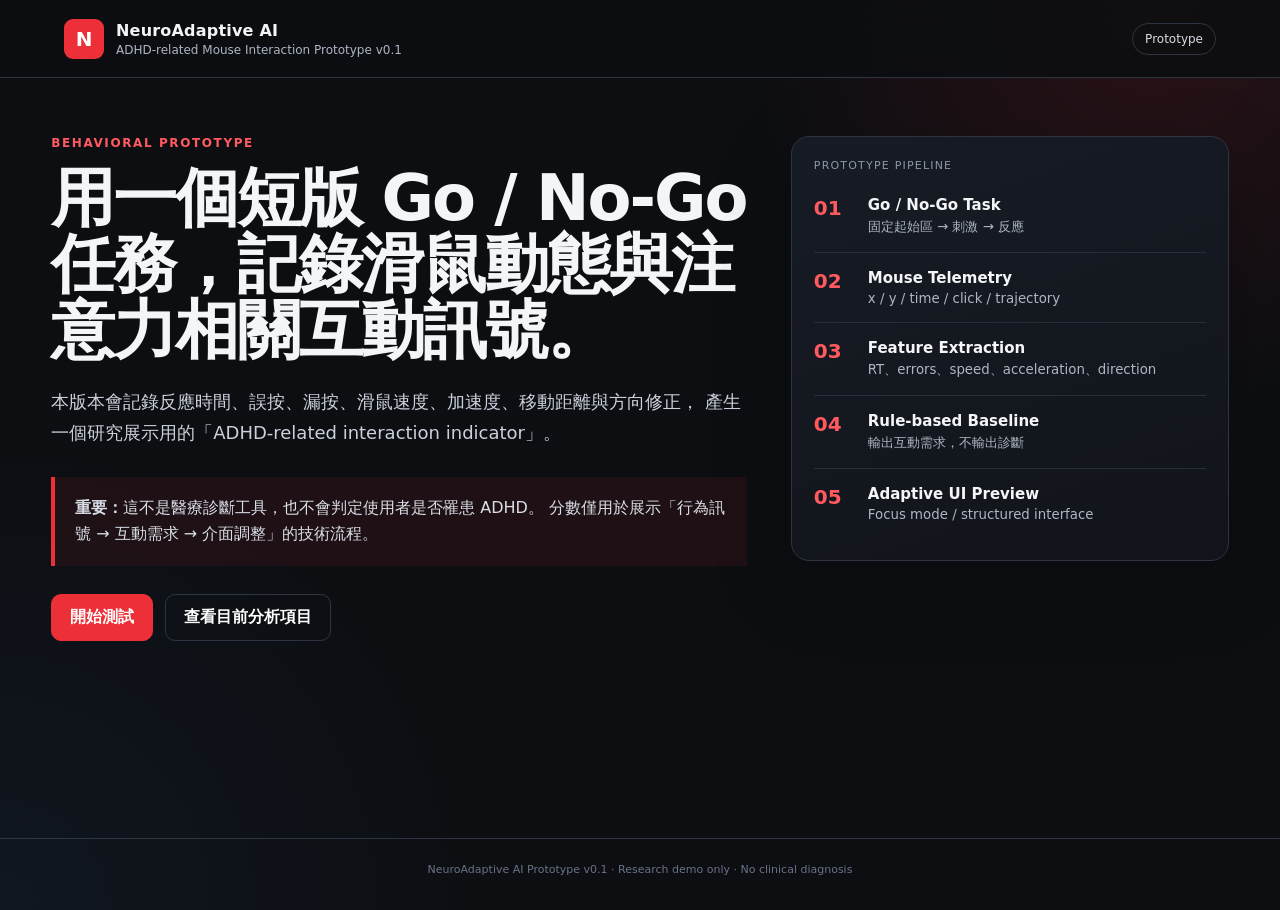
<file: NeuroAdaptive-AI-v0.1/index.html>
<!doctype html>
<html lang="zh-Hant">
<head>
  <meta charset="utf-8" />
  <meta name="viewport" content="width=device-width, initial-scale=1" />
  <title>NeuroAdaptive AI — ADHD Interaction Prototype v0.1</title>
  <link rel="stylesheet" href="css/style.css" />
</head>
<body>
  <header class="topbar">
    <div class="brand-wrap">
      <div class="brand-mark">N</div>
      <div>
        <div class="brand">NeuroAdaptive AI</div>
        <div class="subtitle">ADHD-related Mouse Interaction Prototype v0.1</div>
      </div>
    </div>
    <div class="status-pill" id="globalStatus">Prototype</div>
  </header>

  <main class="shell">
    <section id="screenIntro" class="screen active">
      <div class="hero-grid">
        <div>
          <div class="eyebrow">BEHAVIORAL PROTOTYPE</div>
          <h1>用一個短版 Go / No-Go 任務，記錄滑鼠動態與注意力相關互動訊號。</h1>
          <p class="lead">
            本版本會記錄反應時間、誤按、漏按、滑鼠速度、加速度、移動距離與方向修正，
            產生一個研究展示用的「ADHD-related interaction indicator」。
          </p>
          <div class="notice">
            <strong>重要：</strong>這不是醫療診斷工具，也不會判定使用者是否罹患 ADHD。
            分數僅用於展示「行為訊號 → 互動需求 → 介面調整」的技術流程。
          </div>
          <div class="cta-row">
            <button class="btn primary" id="btnStart">開始測試</button>
            <button class="btn ghost" id="btnMethod">查看目前分析項目</button>
          </div>
        </div>
        <aside class="flow-card">
          <div class="mini-title">Prototype Pipeline</div>
          <div class="flow-step"><span>01</span><b>Go / No-Go Task</b><small>固定起始區 → 刺激 → 反應</small></div>
          <div class="flow-step"><span>02</span><b>Mouse Telemetry</b><small>x / y / time / click / trajectory</small></div>
          <div class="flow-step"><span>03</span><b>Feature Extraction</b><small>RT、errors、speed、acceleration、direction</small></div>
          <div class="flow-step"><span>04</span><b>Rule-based Baseline</b><small>輸出互動需求，不輸出診斷</small></div>
          <div class="flow-step"><span>05</span><b>Adaptive UI Preview</b><small>Focus mode / structured interface</small></div>
        </aside>
      </div>

      <div id="methodPanel" class="method-panel hidden">
        <div class="metric-chip">Reaction Time</div>
        <div class="metric-chip">RT Variability</div>
        <div class="metric-chip">Commission Error</div>
        <div class="metric-chip">Omission Error</div>
        <div class="metric-chip">Mean / Max Speed</div>
        <div class="metric-chip">Acceleration</div>
        <div class="metric-chip">Path Length</div>
        <div class="metric-chip">Direction Changes</div>
      </div>
    </section>

    <section id="screenInstructions" class="screen">
      <div class="panel narrow">
        <div class="eyebrow">TASK INSTRUCTIONS</div>
        <h2>任務規則</h2>
        <div class="rule-grid">
          <div class="rule-card go-card">
            <div class="cue cue-go">V</div>
            <h3>Go</h3>
            <p>看到 <b>V</b> 後，請盡快移動滑鼠並點擊出現的目標按鈕。</p>
          </div>
          <div class="rule-card nogo-card">
            <div class="cue cue-nogo">2</div>
            <h3>No-Go</h3>
            <p>看到 <b>2</b> 後，請不要點擊目標，等待下一題。</p>
          </div>
        </div>
        <div class="instruction-box">
          每一題都先把滑鼠移到下方的 <b>START</b> 區。系統會從這個固定起點開始記錄軌跡。
          本 Demo 共 <b>20 題</b>，大約 45–60 秒。
        </div>
        <button class="btn primary wide" id="btnBeginTask">開始 20 題測試</button>
      </div>
    </section>

    <section id="screenTask" class="screen task-screen">
      <div class="task-header">
        <div>
          <div class="eyebrow">LIVE TASK</div>
          <h2>Mouse Go / No-Go</h2>
        </div>
        <div class="progress-block">
          <div class="progress-meta"><span id="trialLabel">Trial 1 / 20</span><span id="accuracyLive">—</span></div>
          <div class="progress-track"><div id="progressBar" class="progress-bar"></div></div>
        </div>
      </div>

      <div id="taskArena" class="task-arena" aria-label="Go No-Go task area">
        <div class="arena-hint" id="arenaHint">把滑鼠移到 START 區開始</div>
        <div id="cueDisplay" class="cue-display hidden"></div>
        <button id="targetButton" class="target-button hidden" type="button">CLICK</button>
        <div id="startZone" class="start-zone">START</div>
      </div>
      <div class="task-footer">
        <span class="live-dot"></span><span id="trackingStatus">等待開始記錄</span>
        <span class="separator">•</span>
        <span id="pointCount">0 points</span>
      </div>
    </section>

    <section id="screenResults" class="screen">
      <div class="results-head">
        <div>
          <div class="eyebrow">SESSION RESULT</div>
          <h2>Behavior Analysis Dashboard</h2>
          <p>以下數值全部由你剛剛完成的這次任務即時計算。</p>
        </div>
        <div id="indicatorBadge" class="indicator-badge">—</div>
      </div>

      <div class="metric-grid" id="metricGrid"></div>

      <div class="chart-grid">
        <div class="chart-card">
          <div class="chart-title">Reaction Time by Go Trial</div>
          <canvas id="rtChart" width="680" height="280"></canvas>
        </div>
        <div class="chart-card">
          <div class="chart-title">Mouse Speed over Time</div>
          <canvas id="speedChart" width="680" height="280"></canvas>
        </div>
        <div class="chart-card wide-chart">
          <div class="chart-title">Mouse Trajectory — Selected Trial</div>
          <canvas id="trajectoryChart" width="1380" height="360"></canvas>
        </div>
      </div>

      <div class="analysis-grid">
        <div class="analysis-card">
          <div class="section-kicker">INTERACTION SUMMARY</div>
          <h3>ADHD-related interaction indicator</h3>
          <div class="score-row">
            <div class="score-ring" id="scoreRing"><span id="scoreValue">—</span></div>
            <div>
              <div class="score-label" id="scoreLabel">—</div>
              <p id="scoreExplanation">—</p>
            </div>
          </div>
          <div id="signalList" class="signal-list"></div>
          <div class="diagnostic-warning">此指標為 Prototype 的規則式 baseline，門檻未經臨床驗證，不可作為 ADHD 診斷或篩檢。</div>
        </div>

        <div class="analysis-card">
          <div class="section-kicker">ADAPTATION</div>
          <h3>Recommended interface support</h3>
          <div id="recommendationList" class="recommendation-list"></div>
          <button class="btn primary wide" id="btnPreview">預覽 Focus Mode</button>
        </div>
      </div>

      <div class="action-row">
        <button class="btn primary" id="btnDownloadCsv">下載 Session CSV</button>
        <button class="btn ghost" id="btnDownloadJson">下載完整 JSON</button>
        <button class="btn ghost" id="btnRestart">重新測試</button>
      </div>

      <div id="adaptivePreview" class="adaptive-preview hidden">
        <div class="preview-head">
          <div>
            <div class="section-kicker">CHROME EXTENSION CONCEPT</div>
            <h3>購物頁：一般模式 vs Focus Mode</h3>
          </div>
          <button class="btn small" id="btnToggleFocus">切換 Focus Mode</button>
        </div>
        <div class="mock-browser" id="mockBrowser">
          <div class="mock-toolbar"><span></span><span></span><span></span><div>shop.example/product/123</div></div>
          <div class="mock-page">
            <aside class="mock-sidebar">
              <div class="ad-box">FLASH SALE</div>
              <div class="ad-box">猜你喜歡</div>
              <div class="ad-box animated">限時優惠</div>
            </aside>
            <article class="mock-product">
              <div class="product-title">Wireless Noise-Cancelling Headphones</div>
              <div class="product-meta">★ 4.8　1,248 reviews　熱銷商品</div>
              <div class="product-copy">高解析音訊、主動降噪、40 小時續航、快速充電與多裝置切換。頁面原本包含大量推薦、促銷動畫與次要資訊。</div>
              <div class="feature-list">
                <div><b>Battery</b><span>40 hours</span></div>
                <div><b>ANC</b><span>Adaptive</span></div>
                <div><b>Weight</b><span>254 g</span></div>
              </div>
              <button class="buy-button">加入購物車</button>
            </article>
            <aside class="mock-right">
              <div class="promo-card">加購 8 折</div>
              <div class="promo-card">會員限定</div>
            </aside>
          </div>
        </div>
      </div>
    </section>
  </main>

  <footer>
    NeuroAdaptive AI Prototype v0.1 · Research demo only · No clinical diagnosis
  </footer>

  <script type="module" src="js/app.js"></script>
</body>
</html>
</file>
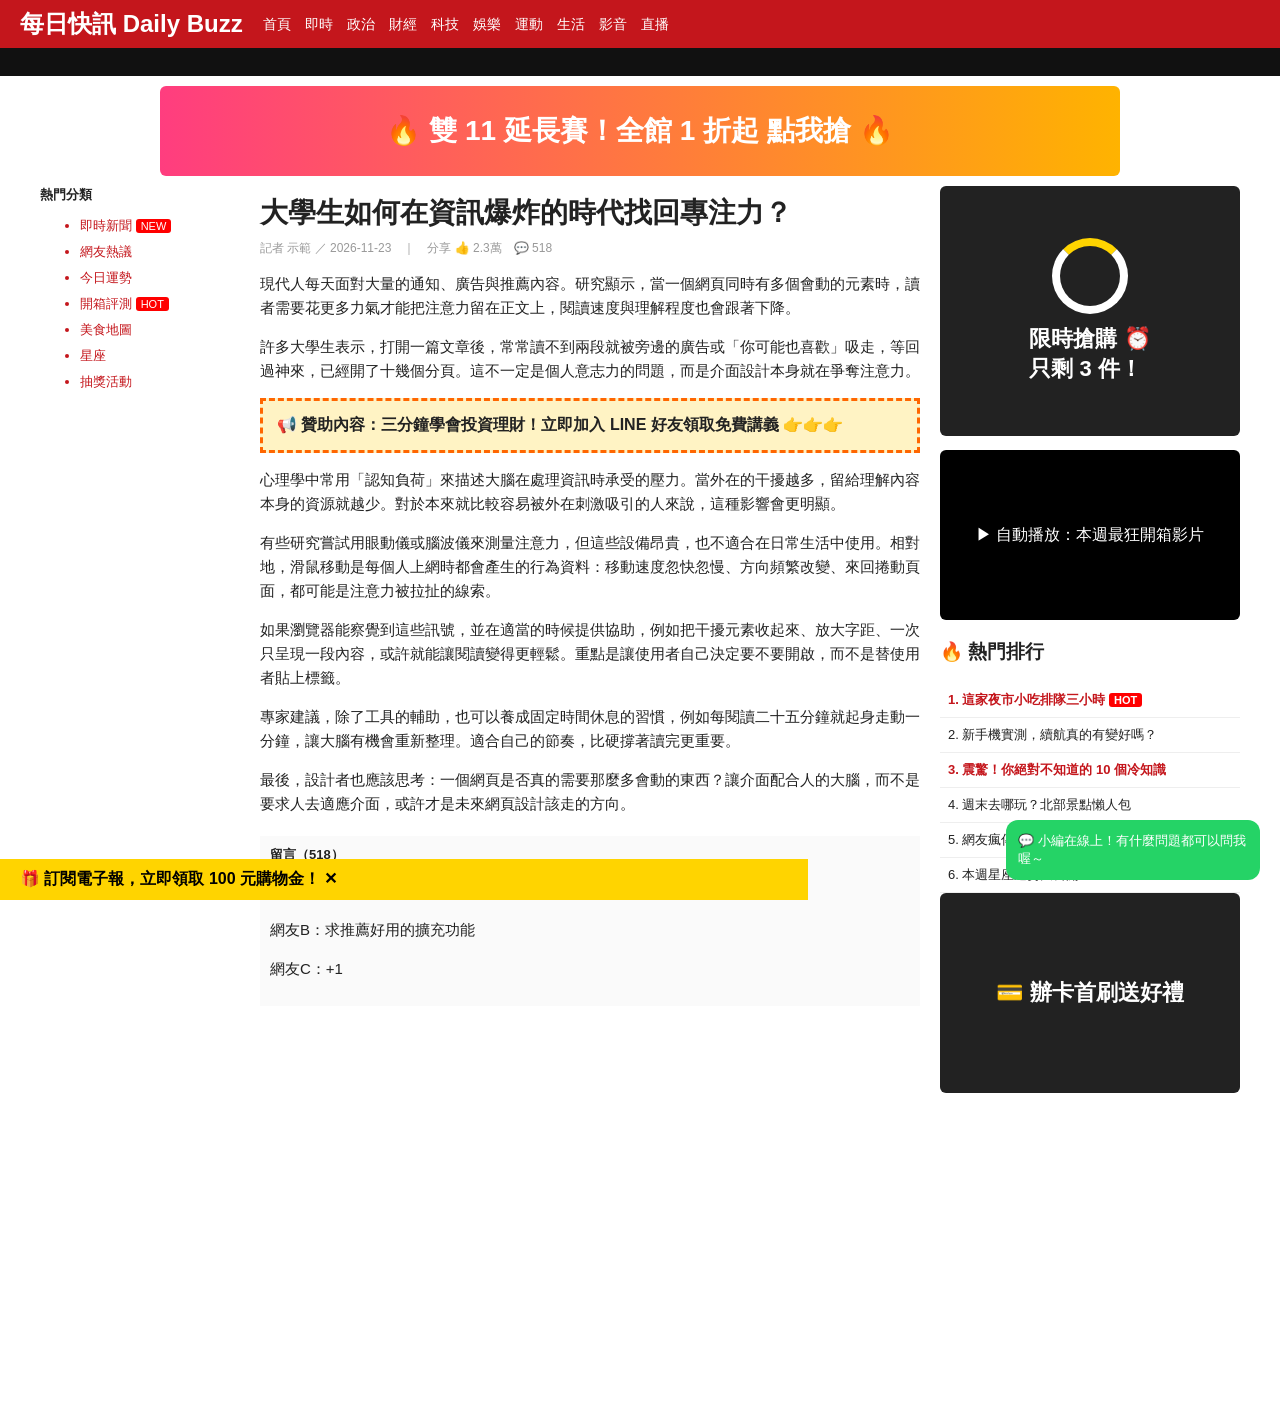
<file: chrome-extension-demo/demo-site/index.html>
<!doctype html><html lang="zh-Hant"><head><meta charset="utf-8"><title>每日快訊 Daily Buzz｜示範新聞頁</title>
<style>
body{margin:0;font-family:"Noto Sans CJK TC","PingFang TC","Microsoft JhengHei",sans-serif;background:#fff;color:#222}
.topbar{background:#c4161c;color:#fff;display:flex;align-items:center;gap:20px;padding:8px 20px;position:sticky;top:0;z-index:50}
.topbar b{font-size:24px}.topbar nav a{color:#fff;margin-right:14px;text-decoration:none;font-size:14px}
.ticker{background:#111;color:#ffd400;white-space:nowrap;overflow:hidden;font-size:14px;padding:5px 0}
.ticker span{display:inline-block;padding-left:100%;animation:tick 14s linear infinite}@keyframes tick{to{transform:translateX(-100%)}}
.ad-top{margin:10px auto;width:960px;height:90px;background:linear-gradient(90deg,#ff3d7f,#ffb300,#00c2ff,#ff3d7f);background-size:300% 100%;animation:grad 3s linear infinite;color:#fff;display:flex;align-items:center;justify-content:center;font-size:28px;font-weight:900;border-radius:6px}
@keyframes grad{to{background-position:300% 0}}
.wrap{display:flex;gap:20px;width:1200px;margin:0 auto;padding:0 10px}
.left-sidebar{width:200px;font-size:13px}.left-sidebar li{margin:8px 0;color:#c4161c}
.content{flex:1;min-width:0}.content h1{font-size:28px;margin:8px 0}.meta{color:#999;font-size:12px}
.content p{font-size:15px;line-height:1.6}
.ad-inline{background:#fff3c4;border:3px dashed #f60;padding:14px;margin:14px 0;font-weight:700;animation:shake .6s infinite}
@keyframes shake{0%,100%{transform:translateX(0)}25%{transform:translateX(-3px)}75%{transform:translateX(3px)}}
.sidebar{width:300px}.ad-box{height:250px;background:#222;color:#fff;display:flex;flex-direction:column;align-items:center;justify-content:center;margin-bottom:14px;border-radius:6px;font-size:22px;font-weight:800;animation:flash 1s steps(2) infinite}
@keyframes flash{50%{background:#e91e63}}
.spin{width:60px;height:60px;border:8px solid #fff;border-top-color:#ffd400;border-radius:50%;animation:sp 1s linear infinite;margin-bottom:10px}@keyframes sp{to{transform:rotate(360deg)}}
.related-list div{padding:8px;border-bottom:1px solid #eee;font-size:13px}.related-list .hot{color:#c4161c;font-weight:700}
.fake-video{background:#000;color:#fff;height:170px;display:flex;align-items:center;justify-content:center;border-radius:6px;position:relative;overflow:hidden}
.fake-video::after{content:"";position:absolute;left:0;bottom:0;height:4px;background:red;animation:vp 6s linear infinite}@keyframes vp{from{width:0}to{width:100%}}
.comment-section{margin-top:20px;background:#fafafa;padding:10px;font-size:13px}
.popup-chat{position:fixed;right:20px;bottom:20px;width:230px;background:#25d366;color:#fff;padding:12px;border-radius:12px;font-size:13px;animation:bounce 1.4s infinite;z-index:60}
@keyframes bounce{50%{transform:translateY(-10px)}}
.promo-strip{position:fixed;left:0;bottom:0;width:60%;background:#ffd400;color:#000;padding:10px 20px;font-weight:800;z-index:59}
.badge-new{display:inline-block;background:#f00;color:#fff;font-size:11px;padding:1px 5px;border-radius:3px;animation:flash 0.8s steps(2) infinite}
</style></head><body>
<div class="topbar"><b>每日快訊 Daily Buzz</b><nav><a>首頁</a><a>即時</a><a>政治</a><a>財經</a><a>科技</a><a>娛樂</a><a>運動</a><a>生活</a><a>影音</a><a>直播</a></nav></div>
<div class="ticker"><span>⚡ 快訊：颱風動態更新 ｜ 股市盤中震盪 ｜ 週末連假交通管制 ｜ 限時優惠倒數 03:12:45 ｜ 熱搜：新手機開箱 ｜ 本日最多人看：十大夜市排行</span></div>
<div class="ad-top">🔥 雙 11 延長賽！全館 1 折起 點我搶 🔥</div>
<div class="wrap">
 <aside class="left-sidebar"><b>熱門分類</b><ul><li>即時新聞 <span class="badge-new">NEW</span></li><li>網友熱議</li><li>今日運勢</li><li>開箱評測 <span class="badge-new">HOT</span></li><li>美食地圖</li><li>星座</li><li>抽獎活動</li></ul></aside>
 <article class="content">
  <h1>大學生如何在資訊爆炸的時代找回專注力？</h1>
  <div class="meta">記者 示範 ／ 2026-11-23　｜　分享 👍 2.3萬　💬 518</div>
  <p>現代人每天面對大量的通知、廣告與推薦內容。研究顯示，當一個網頁同時有多個會動的元素時，讀者需要花更多力氣才能把注意力留在正文上，閱讀速度與理解程度也會跟著下降。</p>
  <p>許多大學生表示，打開一篇文章後，常常讀不到兩段就被旁邊的廣告或「你可能也喜歡」吸走，等回過神來，已經開了十幾個分頁。這不一定是個人意志力的問題，而是介面設計本身就在爭奪注意力。</p>
  <div class="ad-inline">📢 贊助內容：三分鐘學會投資理財！立即加入 LINE 好友領取免費講義 👉👉👉</div>
  <p>心理學中常用「認知負荷」來描述大腦在處理資訊時承受的壓力。當外在的干擾越多，留給理解內容本身的資源就越少。對於本來就比較容易被外在刺激吸引的人來說，這種影響會更明顯。</p>
  <p>有些研究嘗試用眼動儀或腦波儀來測量注意力，但這些設備昂貴，也不適合在日常生活中使用。相對地，滑鼠移動是每個人上網時都會產生的行為資料：移動速度忽快忽慢、方向頻繁改變、來回捲動頁面，都可能是注意力被拉扯的線索。</p>
  <p>如果瀏覽器能察覺到這些訊號，並在適當的時候提供協助，例如把干擾元素收起來、放大字距、一次只呈現一段內容，或許就能讓閱讀變得更輕鬆。重點是讓使用者自己決定要不要開啟，而不是替使用者貼上標籤。</p>
  <p>專家建議，除了工具的輔助，也可以養成固定時間休息的習慣，例如每閱讀二十五分鐘就起身走動一分鐘，讓大腦有機會重新整理。適合自己的節奏，比硬撐著讀完更重要。</p>
  <p>最後，設計者也應該思考：一個網頁是否真的需要那麼多會動的東西？讓介面配合人的大腦，而不是要求人去適應介面，或許才是未來網頁設計該走的方向。</p>
  <div class="comment-section"><b>留言（518）</b><p>網友A：好有感，我每次都被廣告分心 😂</p><p>網友B：求推薦好用的擴充功能</p><p>網友C：+1</p></div>
 </article>
 <aside class="sidebar">
  <div class="ad-box"><div class="spin"></div>限時搶購 ⏰<br>只剩 3 件！</div>
  <div class="fake-video">▶ 自動播放：本週最狂開箱影片</div>
  <h3>🔥 熱門排行</h3>
  <div class="related-list"><div class="hot">1. 這家夜市小吃排隊三小時 <span class="badge-new">HOT</span></div><div>2. 新手機實測，續航真的有變好嗎？</div><div class="hot">3. 震驚！你絕對不知道的 10 個冷知識</div><div>4. 週末去哪玩？北部景點懶人包</div><div>5. 網友瘋傳的神秘甜點</div><div>6. 本週星座運勢大公開</div></div>
  <div class="ad-box" style="height:200px">💳 辦卡首刷送好禮</div>
 </aside>
</div>
<div class="promo-strip">🎁 訂閱電子報，立即領取 100 元購物金！ ✕</div>
<div class="popup-chat">💬 小編在線上！有什麼問題都可以問我喔～</div>
<div style="height:300px"></div>
</body></html>
</file>
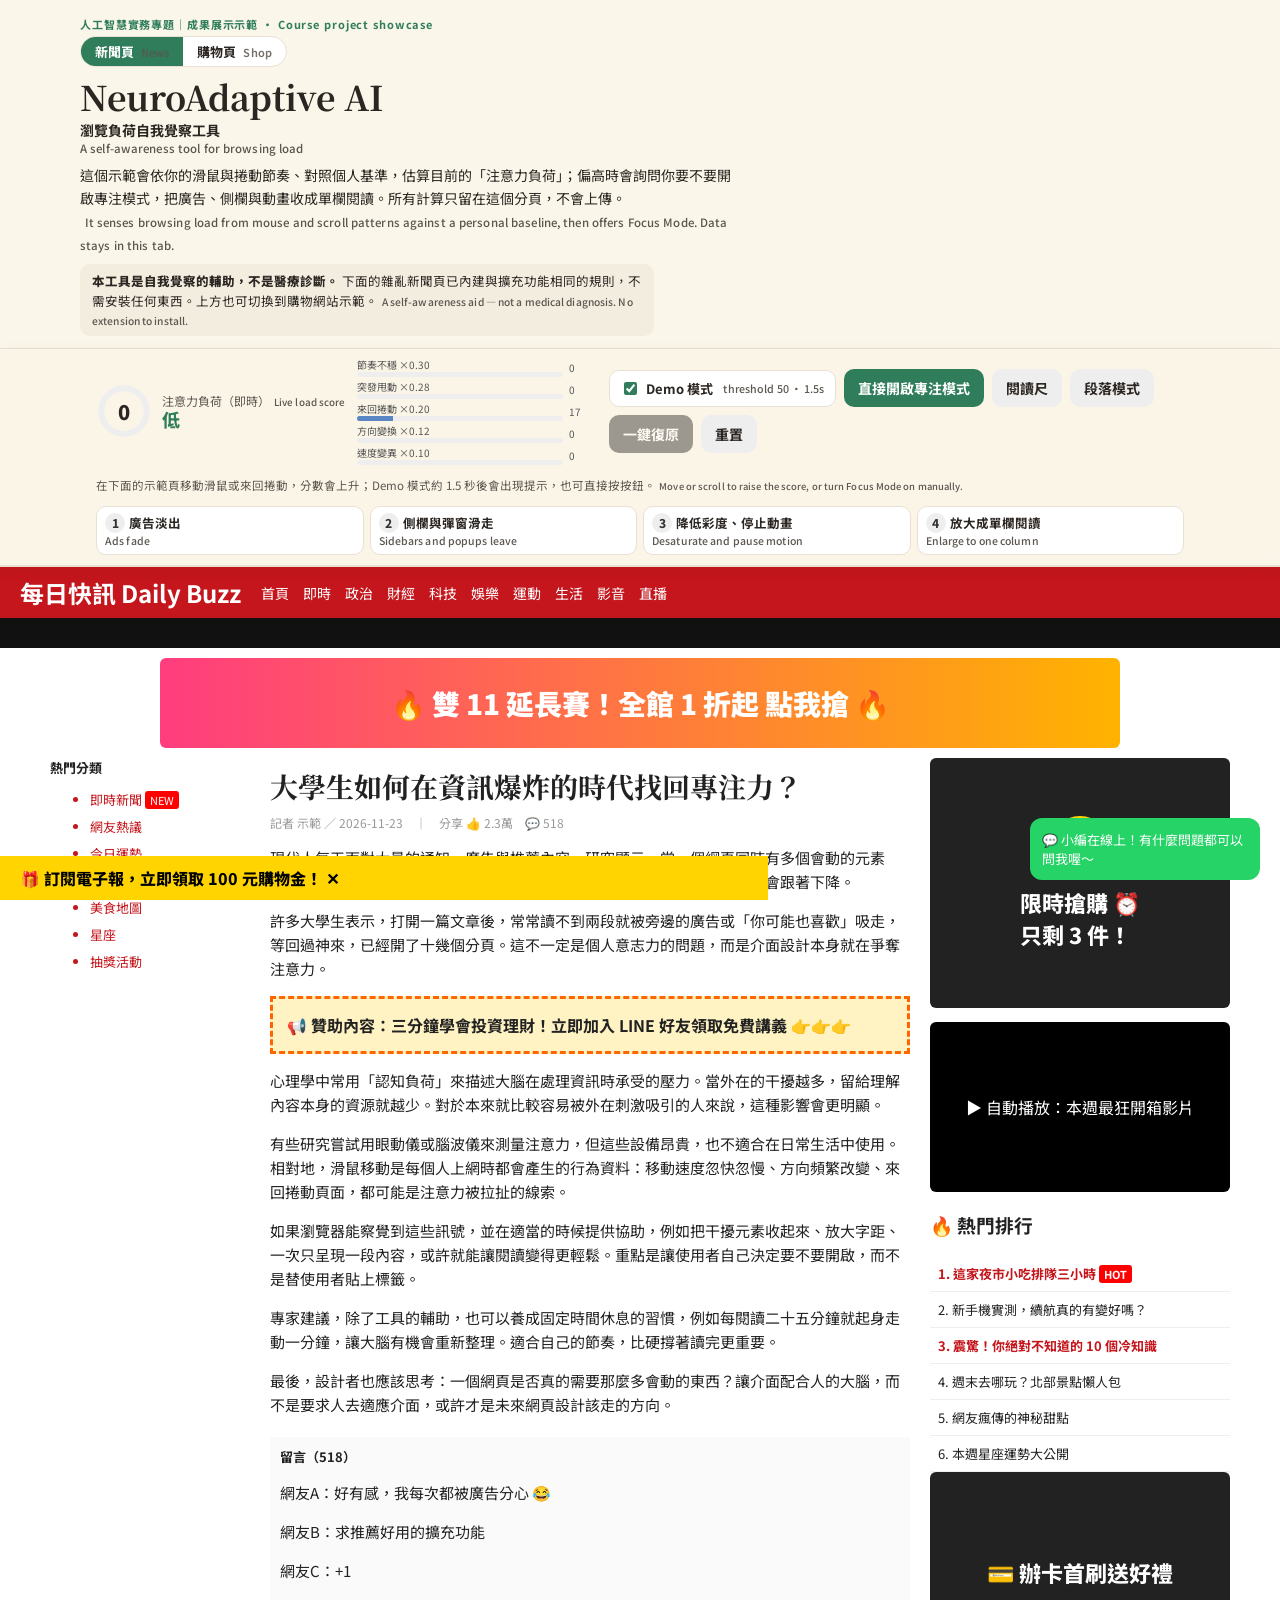
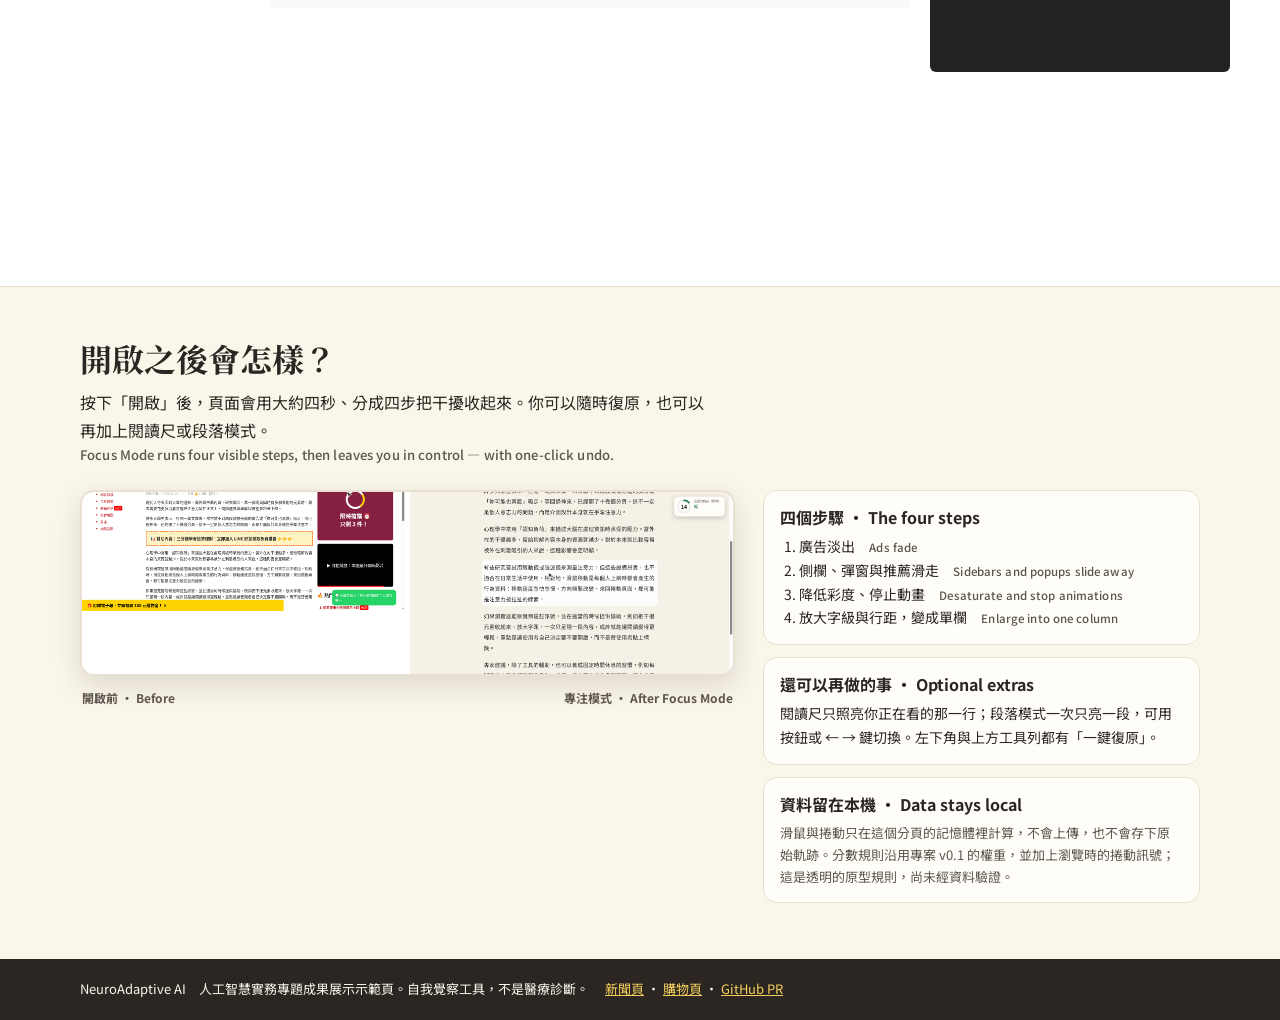
<file: chrome-extension-demo/showcase-site/index.html>
<!DOCTYPE html>
<html lang="zh-Hant">
<head>
<meta charset="utf-8">
<meta name="viewport" content="width=device-width, initial-scale=1">
<meta name="na-exclude" content="false">
<title>NeuroAdaptive AI 示範頁｜專注模式 Focus Mode</title>
<meta name="description" content="不用安裝擴充功能。依滑鼠與捲動節奏估算瀏覽負荷，並示範專注模式如何把雜亂網頁變成單欄閱讀。自我覺察工具，不是醫療診斷。資料只留在這個分頁。">
<link rel="preconnect" href="https://fonts.googleapis.com">
<link rel="preconnect" href="https://fonts.gstatic.com" crossorigin>
<link href="https://fonts.googleapis.com/css2?family=Noto+Sans+TC:wght@400;500;700;900&family=Noto+Serif+TC:wght@700&display=swap" rel="stylesheet">
<style>
:root{
  --paper:#e9dcc3; --cream:#fbf6ea; --card:#fffdf7; --ink:#2b2622;
  --muted:#5c564f; --line:#e8e1d3; --red:#d9532b; --orange:#f0a33a;
  --green:#2f7d5b; --blue:#5b86c5; --teal:#6fb3a8;
}
*{box-sizing:border-box}
html,body{margin:0;background:var(--paper);color:var(--ink);
  font-family:"Noto Sans TC","Noto Sans CJK TC","PingFang TC","Microsoft JhengHei",sans-serif;}
body{min-width:0}
.en{display:block;font-size:.82em;font-weight:500;color:var(--muted);letter-spacing:.01em}
h1,h2,.serif{font-family:"Noto Serif TC","Noto Serif CJK TC",serif}

/* ---------- page chrome ---------- */
.hero,.bar,.explainer,footer.site{position:relative}
.hero{background:var(--cream);border-bottom:1px solid var(--line);padding:16px 20px 12px}
.hero-inner,.bar-inner,.explainer-inner,footer.site .inner{max-width:1120px;margin:0 auto}
.eyebrow{font-size:11px;font-weight:700;letter-spacing:.08em;color:var(--green);text-transform:none;margin:0 0 4px}
.hero h1{margin:0 0 2px;font-size:clamp(24px,3.4vw,34px);line-height:1.2}
.tagline{margin:0 0 8px;font-size:14px;font-weight:700}
.intro{margin:0 0 8px;font-size:14px;line-height:1.65;color:var(--ink);max-width:82ch}
.intro .en{display:inline;margin-left:.4em}
.disclaimer{margin:0;padding:7px 12px;background:#f3ede0;border-radius:10px;font-size:12.5px;line-height:1.55;max-width:82ch}
.disclaimer .en{display:inline;margin-left:.35em}
.disclaimer b{font-weight:800}

.bar{position:sticky;top:0;z-index:80;background:rgba(251,246,234,.96);backdrop-filter:blur(8px);
  border-bottom:2px solid var(--line);box-shadow:0 4px 16px rgba(43,38,34,.06)}
.bar-inner{padding:8px 16px 10px;display:flex;gap:12px;align-items:center;flex-wrap:wrap}
.meter{display:flex;align-items:center;gap:10px;min-width:200px}
.ring{width:56px;height:56px;position:relative;flex:none}
.ring svg{transform:rotate(-90deg);width:56px;height:56px}
.ring .num{position:absolute;inset:0;display:flex;align-items:center;justify-content:center;font-weight:900;font-size:20px}
.meter-copy .lbl{font-size:12px;color:var(--muted)}
.meter-copy .lvl{font-size:18px;font-weight:800;line-height:1.2}
.comps{display:flex;flex-direction:column;gap:2px;min-width:160px;flex:1;max-width:240px;font-size:10px;color:#555}
.comps .row{display:grid;grid-template-columns:1fr 28px;gap:6px;align-items:center}
.comps .track{height:5px;background:#eee;border-radius:3px;overflow:hidden}
.comps .track i{display:block;height:100%;background:var(--blue);width:0;transition:width .3s}
.actions{display:flex;flex-wrap:wrap;gap:8px;align-items:center;flex:2}
.btn{border:0;border-radius:10px;padding:9px 14px;font-size:14px;font-weight:700;cursor:pointer;
  font-family:inherit;background:#eee;color:var(--ink)}
.btn:hover{filter:brightness(.97)}
.btn.pri{background:var(--green);color:#fff}
.btn.warn{background:var(--ink);color:#fff}
.btn.on{background:var(--teal);color:#fff}
.btn:disabled{opacity:.45;cursor:not-allowed}
.toggle{display:flex;align-items:center;gap:6px;font-size:13px;font-weight:700;background:#fff;border:1px solid var(--line);
  border-radius:10px;padding:8px 10px;cursor:pointer;user-select:none}
.toggle input{accent-color:var(--green)}
.hint{flex-basis:100%;margin:0;font-size:11.5px;color:var(--muted);line-height:1.45}
.hint .en{display:inline;margin-left:.35em}

.steps{flex-basis:100%;display:grid;grid-template-columns:repeat(4,1fr);gap:6px}
.step{background:#fff;border:1px solid var(--line);border-radius:10px;padding:6px 8px;
  transition:border-color .3s, background .3s, transform .3s}
.step b{display:block;font-size:12.5px}
.step .en{font-size:10.5px}
.step.active{border-color:var(--green);background:#eef6f1;transform:translateY(-1px);box-shadow:0 4px 10px rgba(47,125,91,.12)}
.step.done{border-color:#cfe0d6;background:#f4faf6}
.step .n{display:inline-block;width:20px;height:20px;border-radius:50%;background:#eee;color:#333;font-size:12px;
  font-weight:800;text-align:center;line-height:20px;margin-right:4px}
.step.active .n,.step.done .n{background:var(--green);color:#fff}


.demo-switch{display:inline-flex;border:1px solid var(--line);border-radius:999px;overflow:hidden;background:#fff;margin:0 0 10px;vertical-align:middle}
.demo-switch a{padding:5px 14px;font-size:13px;font-weight:700;color:var(--ink);text-decoration:none}
.demo-switch a.current{background:var(--green);color:#fff}
.demo-switch a .en{display:inline;font-size:11px;margin-left:4px;opacity:.85;font-weight:600}
/* ---------- demo news page ---------- */
#demo-frame{background:#fff;color:#222;font-family:"Noto Sans TC","Noto Sans CJK TC","PingFang TC","Microsoft JhengHei",sans-serif;
  min-height:80vh;position:relative;overflow:hidden}
#demo-frame .topbar{background:#c4161c;color:#fff;display:flex;align-items:center;gap:20px;padding:8px 20px;position:relative;z-index:50}
#demo-frame .topbar b{font-size:24px}
#demo-frame .topbar nav a{color:#fff;margin-right:14px;text-decoration:none;font-size:14px}
#demo-frame .ticker{background:#111;color:#ffd400;white-space:nowrap;overflow:hidden;font-size:14px;padding:5px 0}
#demo-frame .ticker span{display:inline-block;padding-left:100%;animation:tick 14s linear infinite}
@keyframes tick{to{transform:translateX(-100%)}}
#demo-frame .ad-top{margin:10px auto;width:min(960px,calc(100% - 20px));height:90px;
  background:linear-gradient(90deg,#ff3d7f,#ffb300,#00c2ff,#ff3d7f);background-size:300% 100%;
  animation:grad 3s linear infinite;color:#fff;display:flex;align-items:center;justify-content:center;
  font-size:clamp(16px,3vw,28px);font-weight:900;border-radius:6px}
@keyframes grad{to{background-position:300% 0}}
#demo-frame .wrap{display:flex;gap:20px;width:min(1200px,100%);margin:0 auto;padding:0 10px}
#demo-frame .left-sidebar{width:200px;font-size:13px;flex:none}
#demo-frame .left-sidebar li{margin:8px 0;color:#c4161c}
#demo-frame .content{flex:1;min-width:0}
#demo-frame .content h1{font-size:28px;margin:8px 0}
#demo-frame .meta{color:#999;font-size:12px}
#demo-frame .content p{font-size:15px;line-height:1.6}
#demo-frame .ad-inline{background:#fff3c4;border:3px dashed #f60;padding:14px;margin:14px 0;font-weight:700;animation:shake .6s infinite}
@keyframes shake{0%,100%{transform:translateX(0)}25%{transform:translateX(-3px)}75%{transform:translateX(3px)}}
#demo-frame .sidebar{width:300px;flex:none}
#demo-frame .ad-box{height:250px;background:#222;color:#fff;display:flex;flex-direction:column;align-items:center;justify-content:center;margin-bottom:14px;border-radius:6px;font-size:22px;font-weight:800;animation:flash 1s steps(2) infinite}
@keyframes flash{50%{background:#e91e63}}
#demo-frame .spin{width:60px;height:60px;border:8px solid #fff;border-top-color:#ffd400;border-radius:50%;animation:sp 1s linear infinite;margin-bottom:10px}
@keyframes sp{to{transform:rotate(360deg)}}
#demo-frame .related-list div{padding:8px;border-bottom:1px solid #eee;font-size:13px}
#demo-frame .related-list .hot{color:#c4161c;font-weight:700}
#demo-frame .fake-video{background:#000;color:#fff;height:170px;display:flex;align-items:center;justify-content:center;border-radius:6px;position:relative;overflow:hidden}
#demo-frame .fake-video::after{content:"";position:absolute;left:0;bottom:0;height:4px;background:red;animation:vp 6s linear infinite}
@keyframes vp{from{width:0}to{width:100%}}
#demo-frame .comment-section{margin-top:20px;background:#fafafa;padding:10px;font-size:13px}
#demo-frame .popup-chat{position:fixed;right:20px;bottom:20px;width:230px;background:#25d366;color:#fff;padding:12px;border-radius:12px;font-size:13px;animation:bounce 1.4s infinite;z-index:60}
@keyframes bounce{50%{transform:translateY(-10px)}}
#demo-frame .promo-strip{position:fixed;left:0;bottom:0;width:60%;background:#ffd400;color:#000;padding:10px 20px;font-weight:800;z-index:59}
#demo-frame .badge-new{display:inline-block;background:#f00;color:#fff;font-size:11px;padding:1px 5px;border-radius:3px;animation:flash 0.8s steps(2) infinite}

/* Focus Mode – scoped to the demo stage so page chrome stays in colour */
.na-hide{transition:opacity .9s ease, filter .9s ease !important;opacity:0 !important;filter:blur(4px) !important;pointer-events:none !important}
.na-slide{transition:transform 1s cubic-bezier(.6,0,.4,1), opacity 1s ease !important;transform:translateX(120%) !important;opacity:0 !important;pointer-events:none !important}
.na-gone{display:none !important}
html.na-f3 #demo-frame{background:#f6f1e7 !important;transition:background .8s}
html.na-f3 #demo-frame .wrap{filter:saturate(.25) !important;transition:filter 1s ease}
html.na-f3 #demo-frame *{animation-play-state:paused !important;animation:none !important;transition-property:opacity,transform,filter,background,font-size,line-height,max-width !important}
html.na-f3 #demo-frame img[src$=".gif"]{visibility:hidden !important}
html.na-f4 #demo-frame .wrap{display:block;width:auto;max-width:none;padding:0 16px;filter:saturate(.25) !important}
html.na-f4 [data-na-main]{max-width:680px !important;margin:24px auto !important;float:none !important;width:auto !important;font-size:21px !important;line-height:2 !important;letter-spacing:.04em !important;color:#2b2622 !important;background:transparent !important;transition:all .9s ease !important}
html.na-f4 [data-na-main] p{font-size:21px !important;line-height:2 !important;margin:0 0 1.2em !important;transition:opacity .4s}
html.na-focus #demo-frame h1{font-size:34px !important;max-width:680px;margin:40px auto 10px !important;color:#2b2622 !important}
p.na-dim{opacity:.18 !important}
p.na-cur{opacity:1 !important;background:#fffdf7;border-radius:8px;box-shadow:0 0 0 8px #fffdf7}

/* ---------- explainer ---------- */
.explainer{background:var(--cream);padding:48px 20px 56px;border-top:1px solid var(--line)}
.explainer h2{margin:0 0 8px;font-size:clamp(24px,3vw,32px)}
.explainer .lead{margin:0 0 24px;font-size:16px;line-height:1.7;max-width:70ch}
.grid{display:grid;grid-template-columns:1.2fr .8fr;gap:28px;align-items:start}
.ba{width:100%;border-radius:14px;box-shadow:0 10px 28px rgba(43,38,34,.14);border:2px solid var(--line);background:#fff}
.ba-cap{display:flex;justify-content:space-between;font-size:12px;font-weight:700;color:var(--muted);margin:8px 2px 0}
.cards{display:grid;gap:12px}
.card{background:var(--card);border:1px solid var(--line);border-radius:14px;padding:14px 16px}
.card h3{margin:0 0 6px;font-size:16px}
.card p,.card li{margin:0;font-size:14px;line-height:1.7}
.card ol{margin:0;padding-left:1.2em}
.card .lock{font-size:13px;color:var(--muted)}
footer.site{background:#2b2622;color:#fbf6ea;padding:20px;font-size:13px;line-height:1.6}
footer.site a{color:#f4cf5d}
@media (max-width:900px){
  .grid,.steps{grid-template-columns:1fr 1fr}
  #demo-frame .wrap{flex-direction:column;width:100%}
  #demo-frame .left-sidebar,#demo-frame .sidebar{width:100%}
  #demo-frame .popup-chat{right:10px;bottom:56px;width:min(230px,70vw)}
  #demo-frame .promo-strip{width:100%}
  #demo-frame .topbar nav{display:none}
  .comps{display:none}
}
@media (max-width:600px){
  .steps{grid-template-columns:1fr 1fr}
  .hero{padding:12px 14px 10px}
  .hero h1{font-size:24px}
  .intro{font-size:13px}
  .ring{width:56px;height:56px}
}
</style>
</head>
<body>
<header class="hero" data-na-keep>
  <div class="hero-inner">
    <p class="eyebrow">人工智慧實務專題｜成果展示示範 · Course project showcase</p>
    <nav class="demo-switch" aria-label="示範頁切換 Demo switcher">
      <a href="./" class="current" aria-current="page">新聞頁 <span class="en">News</span></a>
      <a href="shop/">購物頁 <span class="en">Shop</span></a>
    </nav>
    <h1>NeuroAdaptive AI</h1>
    <p class="tagline">瀏覽負荷自我覺察工具 <span class="en">A self-awareness tool for browsing load</span></p>
    <p class="intro">這個示範會依你的滑鼠與捲動節奏、對照個人基準，估算目前的「注意力負荷」；偏高時會詢問你要不要開啟專注模式，把廣告、側欄與動畫收成單欄閱讀。所有計算只留在這個分頁，不會上傳。<br><span class="en">It senses browsing load from mouse and scroll patterns against a personal baseline, then offers Focus Mode. Data stays in this tab.</span></p>
    <p class="disclaimer"><b>本工具是自我覺察的輔助，不是醫療診斷。</b> 下面的雜亂新聞頁已內建與擴充功能相同的規則，不需安裝任何東西。上方也可切換到購物網站示範。<span class="en">A self-awareness aid — not a medical diagnosis. No extension to install.</span></p>
  </div>
</header>

<div class="bar" id="na-bar" data-na-keep>
  <div class="bar-inner">
    <div class="meter" id="meter" title="即時負荷分數 Live load score">
      <div class="ring">
        <svg width="64" height="64" viewBox="0 0 64 64" aria-hidden="true">
          <circle cx="32" cy="32" r="26" stroke="#eee" stroke-width="7" fill="none"/>
          <circle id="arc" cx="32" cy="32" r="26" stroke="#2f7d5b" stroke-width="7" fill="none" stroke-linecap="round" stroke-dasharray="163.4" stroke-dashoffset="163.4" style="transition:all .4s"/>
        </svg>
        <div class="num" id="num">0</div>
      </div>
      <div class="meter-copy">
        <div class="lbl">注意力負荷（即時）<span class="en" style="display:inline;margin-left:4px">Live load score</span></div>
        <div class="lvl" id="lvl">低</div>
      </div>
    </div>
    <div class="comps" id="comps" aria-hidden="true"></div>
    <div class="actions">
      <label class="toggle"><input type="checkbox" id="demoMode" checked> Demo 模式<span class="en" style="display:inline;margin-left:4px">threshold 50 · 1.5s</span></label>
      <button class="btn pri" id="btnFocus" type="button">直接開啟專注模式</button>
      <button class="btn" id="btnRuler" type="button">閱讀尺</button>
      <button class="btn" id="btnChunk" type="button">段落模式</button>
      <button class="btn warn" id="btnUndo" type="button" disabled>一鍵復原</button>
      <button class="btn" id="btnReset" type="button">重置</button>
    </div>
    <p class="hint">在下面的示範頁移動滑鼠或來回捲動，分數會上升；Demo 模式約 1.5 秒後會出現提示，也可直接按按鈕。<span class="en">Move or scroll to raise the score, or turn Focus Mode on manually.</span></p>
    <div class="steps" id="steps" aria-label="專注模式四個步驟">
      <div class="step" data-step="1"><b><span class="n">1</span>廣告淡出</b><span class="en">Ads fade</span></div>
      <div class="step" data-step="2"><b><span class="n">2</span>側欄與彈窗滑走</b><span class="en">Sidebars and popups leave</span></div>
      <div class="step" data-step="3"><b><span class="n">3</span>降低彩度、停止動畫</b><span class="en">Desaturate and pause motion</span></div>
      <div class="step" data-step="4"><b><span class="n">4</span>放大成單欄閱讀</b><span class="en">Enlarge to one column</span></div>
    </div>
  </div>
</div>

<section id="demo-frame" aria-label="雜亂示範新聞頁 Cluttered demo article">
  <div class="topbar"><b>每日快訊 Daily Buzz</b><nav><a>首頁</a><a>即時</a><a>政治</a><a>財經</a><a>科技</a><a>娛樂</a><a>運動</a><a>生活</a><a>影音</a><a>直播</a></nav></div>
  <div class="ticker"><span>⚡ 快訊：颱風動態更新 ｜ 股市盤中震盪 ｜ 週末連假交通管制 ｜ 限時優惠倒數 03:12:45 ｜ 熱搜：新手機開箱 ｜ 本日最多人看：十大夜市排行</span></div>
  <div class="ad-top" data-na-ad>🔥 雙 11 延長賽！全館 1 折起 點我搶 🔥</div>
  <div class="wrap">
    <aside class="left-sidebar"><b>熱門分類</b><ul><li>即時新聞 <span class="badge-new">NEW</span></li><li>網友熱議</li><li>今日運勢</li><li>開箱評測 <span class="badge-new">HOT</span></li><li>美食地圖</li><li>星座</li><li>抽獎活動</li></ul></aside>
    <article class="content" data-na-main>
      <h1>大學生如何在資訊爆炸的時代找回專注力？</h1>
      <div class="meta">記者 示範 ／ 2026-11-23　｜　分享 👍 2.3萬　💬 518</div>
      <p>現代人每天面對大量的通知、廣告與推薦內容。研究顯示，當一個網頁同時有多個會動的元素時，讀者需要花更多力氣才能把注意力留在正文上，閱讀速度與理解程度也會跟著下降。</p>
      <p>許多大學生表示，打開一篇文章後，常常讀不到兩段就被旁邊的廣告或「你可能也喜歡」吸走，等回過神來，已經開了十幾個分頁。這不一定是個人意志力的問題，而是介面設計本身就在爭奪注意力。</p>
      <div class="ad-inline" data-na-ad>📢 贊助內容：三分鐘學會投資理財！立即加入 LINE 好友領取免費講義 👉👉👉</div>
      <p>心理學中常用「認知負荷」來描述大腦在處理資訊時承受的壓力。當外在的干擾越多，留給理解內容本身的資源就越少。對於本來就比較容易被外在刺激吸引的人來說，這種影響會更明顯。</p>
      <p>有些研究嘗試用眼動儀或腦波儀來測量注意力，但這些設備昂貴，也不適合在日常生活中使用。相對地，滑鼠移動是每個人上網時都會產生的行為資料：移動速度忽快忽慢、方向頻繁改變、來回捲動頁面，都可能是注意力被拉扯的線索。</p>
      <p>如果瀏覽器能察覺到這些訊號，並在適當的時候提供協助，例如把干擾元素收起來、放大字距、一次只呈現一段內容，或許就能讓閱讀變得更輕鬆。重點是讓使用者自己決定要不要開啟，而不是替使用者貼上標籤。</p>
      <p>專家建議，除了工具的輔助，也可以養成固定時間休息的習慣，例如每閱讀二十五分鐘就起身走動一分鐘，讓大腦有機會重新整理。適合自己的節奏，比硬撐著讀完更重要。</p>
      <p>最後，設計者也應該思考：一個網頁是否真的需要那麼多會動的東西？讓介面配合人的大腦，而不是要求人去適應介面，或許才是未來網頁設計該走的方向。</p>
      <div class="comment-section"><b>留言（518）</b><p>網友A：好有感，我每次都被廣告分心 😂</p><p>網友B：求推薦好用的擴充功能</p><p>網友C：+1</p></div>
    </article>
    <aside class="sidebar">
      <div class="ad-box" data-na-ad><div class="spin"></div>限時搶購 ⏰<br>只剩 3 件！</div>
      <div class="fake-video">▶ 自動播放：本週最狂開箱影片</div>
      <h3>🔥 熱門排行</h3>
      <div class="related-list"><div class="hot">1. 這家夜市小吃排隊三小時 <span class="badge-new">HOT</span></div><div>2. 新手機實測，續航真的有變好嗎？</div><div class="hot">3. 震驚！你絕對不知道的 10 個冷知識</div><div>4. 週末去哪玩？北部景點懶人包</div><div>5. 網友瘋傳的神秘甜點</div><div>6. 本週星座運勢大公開</div></div>
      <div class="ad-box" data-na-ad style="height:200px">💳 辦卡首刷送好禮</div>
    </aside>
  </div>
  <div class="promo-strip" data-na-ad>🎁 訂閱電子報，立即領取 100 元購物金！ ✕</div>
  <div class="popup-chat">💬 小編在線上！有什麼問題都可以問我喔～</div>
  <div style="height:200px"></div>
</section>

<section class="explainer" id="explainer" data-na-keep>
  <div class="explainer-inner">
    <h2>開啟之後會怎樣？</h2>
    <p class="lead">按下「開啟」後，頁面會用大約四秒、分成四步把干擾收起來。你可以隨時復原，也可以再加上閱讀尺或段落模式。<span class="en">Focus Mode runs four visible steps, then leaves you in control — with one-click undo.</span></p>
    <div class="grid">
      <figure style="margin:0">
        <img class="ba" src="before_after.png" alt="開啟前與專注模式的對照：左側是充滿廣告、側欄與彈窗的新聞頁，右側是低彩度、單欄的閱讀畫面。">
        <div class="ba-cap"><span>開啟前 · Before</span><span>專注模式 · After Focus Mode</span></div>
      </figure>
      <div class="cards">
        <div class="card">
          <h3>四個步驟 · The four steps</h3>
          <ol>
            <li>廣告淡出　<span class="en" style="display:inline">Ads fade</span></li>
            <li>側欄、彈窗與推薦滑走　<span class="en" style="display:inline">Sidebars and popups slide away</span></li>
            <li>降低彩度、停止動畫　<span class="en" style="display:inline">Desaturate and stop animations</span></li>
            <li>放大字級與行距，變成單欄　<span class="en" style="display:inline">Enlarge into one column</span></li>
          </ol>
        </div>
        <div class="card">
          <h3>還可以再做的事 · Optional extras</h3>
          <p>閱讀尺只照亮你正在看的那一行；段落模式一次只亮一段，可用按鈕或 ← → 鍵切換。左下角與上方工具列都有「一鍵復原」。</p>
        </div>
        <div class="card">
          <h3>資料留在本機 · Data stays local</h3>
          <p class="lock">滑鼠與捲動只在這個分頁的記憶體裡計算，不會上傳，也不會存下原始軌跡。分數規則沿用專案 v0.1 的權重，並加上瀏覽時的捲動訊號；這是透明的原型規則，尚未經資料驗證。</p>
        </div>
      </div>
    </div>
  </div>
</section>

<footer class="site" data-na-keep>
  <div class="inner">
    NeuroAdaptive AI　人工智慧實務專題成果展示示範頁。自我覺察工具，不是醫療診斷。　
    <a href="./">新聞頁</a> · <a href="shop/">購物頁</a> ·
    <a href="https://github.com/shinshinchang/NeuroAdaptive-AI/pull/1">GitHub PR</a>
  </div>
</footer>

<script>
/* NeuroAdaptive AI – standalone page build of the Chrome extension content script.
   Scoring window, v0.1 weights, baseline, Demo-mode thresholds, and Focus Mode steps
   are the same as extension/content.js. No chrome.* APIs; data stays in this tab.
   Self-awareness tool — not a medical diagnosis. */
(() => {
  const WINDOW_MS = 12000, CALIB_MS = 25000;
  const calib = { start: performance.now(), sum: 0, n: 0, base: null };
  const S = { enabled: true, sensitivity: 1.0, demoMode: true, trail: false, autoPrompt: true };
  let moves = [], scrolls = [], lastScrollY = window.scrollY, lastScrollDir = 0, segStart = window.scrollY;
  let score = 0, comps = {}, highSince = 0, prompted = false, snoozeUntil = 0;
  let focusOn = false, chunkOn = false, rulerOn = false, focusHighSince = 0;
  const clamp = (v, a, b) => Math.max(a, Math.min(b, v));

  const host = document.createElement('div'); host.id = 'na-root';
  const root = host.attachShadow({ mode: 'open' });
  root.innerHTML = `<style>
  :host{all:initial}
  *{box-sizing:border-box;font-family:"Noto Sans TC","Noto Sans CJK TC","PingFang TC","Microsoft JhengHei",sans-serif}
  .prompt{position:fixed;top:120px;right:16px;z-index:2147483646;width:330px;background:#fffdf7;border-radius:16px;padding:18px;box-shadow:0 12px 32px rgba(0,0,0,.25);border:2px solid #f0a33a;transform:translateY(-10px);opacity:0;transition:all .35s;pointer-events:none}
  .prompt.show{opacity:1;transform:none;pointer-events:auto}
  .prompt h3{margin:0 0 6px;font-size:17px;color:#222}.prompt p{margin:0 0 14px;font-size:13px;color:#555;line-height:1.6}
  .btn{border:0;border-radius:10px;padding:9px 16px;font-size:14px;font-weight:700;cursor:pointer;margin-right:8px;font-family:inherit}
  .pri{background:#2f7d5b;color:#fff}.sec{background:#eee;color:#333}
  .ruler{position:fixed;left:0;right:0;z-index:2147483640;pointer-events:none;display:none}
  .rtop{top:0;background:rgba(30,25,20,.45)}.rbot{bottom:0;background:rgba(30,25,20,.45)}
  .rband{position:fixed;left:0;right:0;height:46px;border-top:2px solid #f0a33a;border-bottom:2px solid #f0a33a;pointer-events:none;z-index:2147483641;display:none}
  .prog{position:fixed;top:0;left:0;height:6px;background:#2f7d5b;z-index:2147483647;width:0;transition:width .3s;display:none}
  .chunknav{position:fixed;bottom:24px;left:50%;transform:translateX(-50%);z-index:2147483646;display:none;background:#fffdf7;border-radius:14px;padding:8px;box-shadow:0 6px 18px rgba(0,0,0,.2)}
  .brk{position:fixed;inset:0;z-index:2147483647;background:rgba(246,241,231,.96);display:none;align-items:center;justify-content:center;flex-direction:column;color:#333}
  .brk.show{display:flex}.breath{width:140px;height:140px;border-radius:50%;background:#9cc9b0;animation:br 8s ease-in-out infinite}
  @keyframes br{0%,100%{transform:scale(.6)}50%{transform:scale(1.1)}}
  .toast{position:fixed;left:50%;top:18px;transform:translateX(-50%);background:#2b2622;color:#fff;padding:8px 16px;border-radius:20px;font-size:14px;z-index:2147483647;opacity:0;transition:opacity .3s,top .2s;pointer-events:none;white-space:nowrap;max-width:calc(100vw - 24px);overflow:hidden;text-overflow:ellipsis}
  canvas{position:fixed;inset:0;pointer-events:none;z-index:2147483639}
  </style>
  <canvas id="trail"></canvas>
  <div class="ruler rtop" id="rt"></div><div class="rband" id="rb"></div><div class="ruler rbot" id="rbt"></div>
  <div class="prog" id="prog"></div>
  <div class="prompt" id="prompt"><h3>偵測到注意力負荷偏高，要開啟專注模式嗎？</h3><p>最近幾秒的滑鼠或捲動變化較大。專注模式會藏起廣告與側欄、降低彩度並放大字距。你可以隨時關閉。<br><span style="color:#888;font-size:12px">Load looks high. Turn on Focus Mode? You can undo anytime.</span></p>
   <button class="btn pri" id="yes">開啟</button><button class="btn sec" id="no">稍後</button></div>
  <div class="chunknav" id="cn"><button class="btn sec" id="cprev">上一段</button><button class="btn pri" id="cnext">下一段</button></div>
  <div class="brk" id="brk"><div class="breath"></div><h2 style="margin:28px 0 6px">休息一分鐘</h2><p id="brkt">跟著圓圈慢慢吸氣、吐氣　60</p><button class="btn sec" id="brkx">略過</button></div>
  <div class="toast" id="toast"></div><button class="btn sec" id="undo" style="position:fixed;left:16px;bottom:16px;z-index:2147483646;display:none;box-shadow:0 4px 12px rgba(0,0,0,.2)">↩ 一鍵復原</button>`;
  (document.body || document.documentElement).appendChild(host);
  const $ = id => root.getElementById(id);
  const live = id => document.getElementById(id);

  addEventListener('pointermove', e => {
    if (!S.enabled) return;
    moves.push({ t: performance.now(), x: e.clientX, y: e.clientY });
    placeRuler(e.clientY);
  }, { passive: true });
  addEventListener('scroll', () => {
    const y = window.scrollY, d = Math.sign(y - lastScrollY);
    if (d && d !== lastScrollDir) { if (lastScrollDir && Math.abs(lastScrollY - segStart) >= 120) scrolls.push(performance.now()); lastScrollDir = d; segStart = lastScrollY; }
    lastScrollY = y;
  }, { passive: true });

  function features() {
    const now = performance.now();
    moves = moves.filter(m => now - m.t < WINDOW_MS); scrolls = scrolls.filter(t => now - t < WINDOW_MS);
    const sp = []; let dirCh = 0, path = 0, activeMs = 0, prevAng = null, bursts = 0;
    for (let i = 1; i < moves.length; i++) {
      const a = moves[i - 1], b = moves[i], dt = b.t - a.t; if (dt <= 0 || dt > 250) { prevAng = null; continue; }
      const dx = b.x - a.x, dy = b.y - a.y, d = Math.hypot(dx, dy); if (d < 2) continue;
      const v = d / dt * 1000; sp.push(v); path += d; activeMs += dt; if (v > 2200) bursts++;
      const ang = Math.atan2(dy, dx);
      if (prevAng !== null) { let da = Math.abs(ang - prevAng); if (da > Math.PI) da = 2 * Math.PI - da; if (da > Math.PI / 2) dirCh++; }
      prevAng = ang;
    }
    const n = sp.length, mean = n ? sp.reduce((s, v) => s + v, 0) / n : 0;
    const sd = n > 1 ? Math.sqrt(sp.reduce((s, v) => s + (v - mean) ** 2, 0) / (n - 1)) : 0;
    const act = Math.max(activeMs / 1000, 0.5);
    return { n, speedMean: mean, speedSD: sd, speedCV: mean ? sd / mean : 0, burstRatio: n ? bursts / n : 0,
      dirPerSec: dirCh / act, scrollFlips: scrolls.length, activeSec: activeMs / 1000 };
  }

  function compute() {
    const f = features();
    comps = {
      paceVariability: clamp((f.speedCV - 0.55) / 0.9, 0, 1),
      impulsiveBursts: clamp(f.burstRatio / 0.22, 0, 1),
      scrollBacktrack: clamp(f.scrollFlips / 6, 0, 1),
      direction: clamp((f.dirPerSec - 0.6) / 4, 0, 1),
      movementVariability: clamp(f.speedSD / 900, 0, 1),
    };
    let raw = 100 * (comps.paceVariability * .30 + comps.impulsiveBursts * .28 + comps.scrollBacktrack * .20 + comps.direction * .12 + comps.movementVariability * .10);
    if (f.activeSec < 1.0) raw *= f.activeSec;
    if (!S.demoMode) {
      if (calib.base === null) { if (f.activeSec >= 1) { calib.sum += raw; calib.n++; } if (performance.now() - calib.start > CALIB_MS && calib.n >= 10) calib.base = Math.min(calib.sum / calib.n, 50); }
      else { const b = calib.base * 0.8; raw = clamp((raw - b) * 100 / (100 - b), 0, 100); }
    }
    raw = clamp(raw * S.sensitivity, 0, 100);
    score = score + (raw - score) * 0.35;
    render(f);
  }

  const TH = () => S.demoMode ? { high: 50, mod: 28, hold: 1500, prompt: 50 } : { high: 65, mod: 35, hold: 6000, prompt: 70 };
  const names = { paceVariability: '節奏不穩 ×0.30', impulsiveBursts: '突發甩動 ×0.28', scrollBacktrack: '來回捲動 ×0.20', direction: '方向變換 ×0.12', movementVariability: '速度變異 ×0.10' };
  const CIRC = 163.4;

  function render(f) {
    const s = Math.round(score), th = TH();
    const lvl = s >= th.high ? 'High' : s >= th.mod ? 'Moderate' : 'Low';
    const col = lvl === 'High' ? '#d9532b' : lvl === 'Moderate' ? '#f0a33a' : '#2f7d5b';
    const label = { High: '偏高', Moderate: '中等', Low: '低' }[lvl] + ((!S.demoMode && calib.base === null) ? '・校準中' : '');
    live('num').textContent = s;
    live('lvl').textContent = label;
    live('lvl').style.color = col;
    live('arc').style.stroke = col;
    live('arc').style.strokeDashoffset = CIRC * (1 - s / 100);
    live('comps').innerHTML = Object.entries(comps).map(([k, v]) =>
      `<div class="row"><span>${names[k]}<div class="track"><i style="width:${Math.round(v * 100)}%"></i></div></span><span>${Math.round(v * 100)}</span></div>`
    ).join('');
    window.__naState = { score: s, level: lvl, comps, features: f, focusOn };
    document.documentElement.setAttribute('data-na-score', s);
    document.documentElement.setAttribute('data-na-focus', focusOn ? '1' : '0');
    const now = performance.now();
    if (s >= th.prompt) { if (!highSince) highSince = now; } else highSince = 0;
    if (S.autoPrompt && !focusOn && !prompted && highSince && now - highSince > th.hold && now > snoozeUntil) {
      prompted = true; $('prompt').classList.add('show');
    }
    if (focusOn) { if (lvl === 'High') { if (!focusHighSince) focusHighSince = now; if (now - focusHighSince > 60000) { focusHighSince = 0; showBreak(); } } else focusHighSince = 0; }
    const bar = live('na-bar').getBoundingClientRect();
    $('prompt').style.top = Math.max(12, bar.bottom + 12) + 'px';
    drawTrail();
  }

  const cv = $('trail'), ctx = cv.getContext('2d');
  function drawTrail() {
    cv.width = innerWidth; cv.height = innerHeight; if (!S.trail) return;
    const now = performance.now(), pts = moves.filter(m => now - m.t < 2500);
    ctx.lineWidth = 3; ctx.lineCap = 'round';
    for (let i = 1; i < pts.length; i++) {
      const a = pts[i - 1], b = pts[i]; if (b.t - a.t > 250) { ctx.fillStyle = 'rgba(217,83,43,.6)'; ctx.beginPath(); ctx.arc(a.x, a.y, 6, 0, 7); ctx.fill(); continue; }
      ctx.strokeStyle = `rgba(217,83,43,${0.15 + 0.7 * (1 - (now - b.t) / 2500)})`; ctx.beginPath(); ctx.moveTo(a.x, a.y); ctx.lineTo(b.x, b.y); ctx.stroke();
    }
  }

  function findMain() {
    return document.querySelector('[data-na-main]') || (() => {
      const cands = [...document.querySelectorAll('#demo-frame article, #demo-frame main, #demo-frame [role=main], #demo-frame div, #demo-frame section')];
      let best = null, bs = 0;
      for (const el of cands) { const ps = el.querySelectorAll(':scope > p'); let t = 0; ps.forEach(p => t += p.textContent.length); if (t > bs) { bs = t; best = el; } }
      return best;
    })();
  }
  const NOISE = 'aside, nav, iframe, marquee, video[autoplay], [class*="ad-"], [class*="-ad"], [class^="ad"], [id^="ad"], [class*="banner"], [class*="sponsor"], [class*="promo"], [class*="comment"], [class*="sidebar"], [class*="related"], [class*="popup"], [class*="recommend"], [class*="ticker"], [class*="newsletter"], [data-na-noise]';

  let stepTimers = [];
  function clearSteps() {
    stepTimers.forEach(t => clearTimeout(t)); stepTimers = [];
    document.querySelectorAll('.step').forEach(el => el.classList.remove('active', 'done'));
  }
  function markStep(n) {
    document.querySelectorAll('.step').forEach(el => {
      const s = +el.dataset.step;
      el.classList.toggle('active', s === n);
      el.classList.toggle('done', s < n);
    });
  }

  function setFocus(on, staged = true) {
    if (on === focusOn) return; focusOn = on; $('prompt').classList.remove('show');
    const html = document.documentElement;
    const btn = live('btnFocus');
    if (!on) {
      clearSteps();
      $('undo').style.display = 'none';
      live('btnUndo').disabled = true;
      btn.textContent = '直接開啟專注模式';
      btn.classList.add('pri');
      html.classList.remove('na-f1', 'na-f2', 'na-f3', 'na-f4', 'na-focus');
      document.querySelectorAll('.na-hide,.na-slide').forEach(e => e.classList.remove('na-hide', 'na-slide', 'na-gone'));
      setChunk(false); setRuler(false); toast('專注模式已關閉'); prompted = false; return;
    }
    const main = findMain(); if (main) main.setAttribute('data-na-main', '');
    const keep = new Set(); let p = main; while (p) { keep.add(p); p = p.parentElement; }
    const noise = new Set(document.querySelectorAll('#demo-frame ' + NOISE));
    if (main) { let a = main; while (a && a !== document.body) { for (const sib of a.parentElement.children) if (!keep.has(sib) && sib !== host && !/^H[1-6]$/.test(sib.tagName) && !sib.querySelector('h1')) noise.add(sib); a = a.parentElement; } }
    for (const el of document.querySelectorAll('#demo-frame *')) {
      if (el === host || keep.has(el) || el.closest('[data-na-keep]')) continue;
      const cs = getComputedStyle(el); if (cs.position === 'fixed' || cs.position === 'sticky') noise.add(el);
    }
    noise.forEach(el => { if (keep.has(el) || el.closest('[data-na-keep]') || el === host || host.contains(el) || !el.closest('#demo-frame')) noise.delete(el); });
    document.querySelectorAll('#demo-frame video, #demo-frame audio').forEach(v => { try { v.pause(); v.autoplay = false; } catch (e) {} });
    const ads = [...noise].filter(e => /ad|banner|sponsor|promo|iframe|marquee|popup/i.test((e.className || '') + ' ' + e.id + ' ' + e.tagName) || e.hasAttribute('data-na-ad'));
    const rest = [...noise].filter(e => !ads.includes(e));
    $('undo').style.display = 'block';
    live('btnUndo').disabled = false;
    btn.textContent = '關閉專注模式';
    btn.classList.remove('pri');
    clearSteps();
    const steps = [
      () => { html.classList.add('na-f1'); ads.forEach(e => e.classList.add('na-hide')); markStep(1); toast('① 廣告淡出 · Ads fade'); },
      () => { html.classList.add('na-f2'); rest.forEach(e => e.classList.add('na-slide')); markStep(2); toast('② 側欄與彈窗滑走 · Sidebars leave'); },
      () => { html.classList.add('na-f3'); markStep(3); toast('③ 降低彩度、停止動畫 · Calm the page'); },
      () => { [...noise].forEach(e => e.classList.add('na-gone')); html.classList.add('na-f4', 'na-focus'); markStep(4); toast('④ 放大成單欄閱讀 · One column');
        const artEl = main || findMain();
        if (artEl) {
          const barH = live('na-bar').getBoundingClientRect().height;
          const y = artEl.getBoundingClientRect().top + window.scrollY - barH - 16;
          window.scrollTo({ top: Math.max(0, y), behavior: 'smooth' });
        }
        setTimeout(() => document.querySelectorAll('.step').forEach(el => { el.classList.add('done'); el.classList.remove('active'); }), 900); },
    ];
    const gap = staged ? 1100 : 0;
    steps.forEach((fn, i) => stepTimers.push(setTimeout(fn, i * gap)));
    window.dispatchEvent(new CustomEvent('na-focus-on'));
  }

  let rulerY = innerHeight / 2;
  function placeRuler(y) { rulerY = y; if (!rulerOn) return; const h = 46, t = Math.max(0, y - h / 2); $('rt').style.height = t + 'px'; $('rb').style.top = t + 'px'; $('rbt').style.top = (t + h) + 'px'; $('rbt').style.height = 'auto'; }
  function setRuler(on) { rulerOn = on; ['rt', 'rb', 'rbt'].forEach(i => $(i).style.display = on ? 'block' : 'none'); placeRuler(rulerY); live('btnRuler').classList.toggle('on', on); }

  let chunkIdx = 0, paras = [];
  function setChunk(on) {
    chunkOn = on; const main = document.querySelector('[data-na-main]') || findMain();
    paras = main ? [...main.querySelectorAll(':scope > p')] : [];
    $('prog').style.display = on && paras.length ? 'block' : 'none';
    $('cn').style.display = on && paras.length ? 'block' : 'none';
    paras.forEach(p => p.classList.toggle('na-dim', on)); if (on) showChunk(0); else paras.forEach(p => p.classList.remove('na-cur', 'na-dim'));
    live('btnChunk').classList.toggle('on', on);
  }
  function showChunk(i) { chunkIdx = clamp(i, 0, paras.length - 1); paras.forEach((p, k) => { p.classList.toggle('na-cur', k === chunkIdx); p.classList.toggle('na-dim', k !== chunkIdx); }); paras[chunkIdx]?.scrollIntoView({ behavior: 'smooth', block: 'center' }); $('prog').style.width = ((chunkIdx + 1) / paras.length * 100) + '%'; }
  $('cnext').onclick = () => showChunk(chunkIdx + 1); $('cprev').onclick = () => showChunk(chunkIdx - 1);
  addEventListener('keydown', e => { if (!chunkOn) return; if (e.key === 'ArrowRight' || e.key === 'j') showChunk(chunkIdx + 1); if (e.key === 'ArrowLeft' || e.key === 'k') showChunk(chunkIdx - 1); });

  let brkTimer;
  function showBreak() { let n = 60; $('brk').classList.add('show'); clearInterval(brkTimer); brkTimer = setInterval(() => { n--; $('brkt').textContent = '跟著圓圈慢慢吸氣、吐氣　' + n; if (n <= 0) hideBreak(); }, 1000); }
  function hideBreak() { clearInterval(brkTimer); $('brk').classList.remove('show'); }
  $('brkx').onclick = hideBreak;

  let toastT; function toast(m) {
    const t = $('toast'); t.textContent = m; t.style.opacity = 1;
    const bar = live('na-bar').getBoundingClientRect();
    t.style.top = (bar.bottom + 10) + 'px';
    clearTimeout(toastT); toastT = setTimeout(() => t.style.opacity = 0, 1800);
  }

  function cmd(c, v) {
    switch (c) {
      case 'focus': setFocus(v === undefined ? !focusOn : !!v, true); break;
      case 'focusInstant': setFocus(!!v, false); break;
      case 'chunk': setChunk(v === undefined ? !chunkOn : !!v); break;
      case 'ruler': setRuler(v === undefined ? !rulerOn : !!v); break;
      case 'break': showBreak(); break;
      case 'reset':
        calib.start = performance.now(); calib.sum = 0; calib.n = 0; calib.base = null;
        moves = []; scrolls = []; score = 0; prompted = false; snoozeUntil = 0; hideBreak();
        if (focusOn) setFocus(false);
        break;
    }
    return { score: Math.round(score), focusOn, chunkOn, rulerOn };
  }

  $('undo').onclick = () => setFocus(false);
  $('yes').onclick = () => setFocus(true);
  $('no').onclick = () => { $('prompt').classList.remove('show'); prompted = false; snoozeUntil = performance.now() + 60000; };

  live('btnFocus').onclick = () => setFocus(!focusOn, true);
  live('btnRuler').onclick = () => setRuler(!rulerOn);
  live('btnChunk').onclick = () => setChunk(!chunkOn);
  live('btnUndo').onclick = () => setFocus(false);
  live('btnReset').onclick = () => cmd('reset');
  live('demoMode').onchange = e => { S.demoMode = e.target.checked; highSince = 0; };

  function pinFloats() {
    const frame = document.getElementById('demo-frame');
    if (!frame) return;
    const r = frame.getBoundingClientRect();
    // Keep floats only while the demo stage still reaches the bottom of the viewport
    const off = !(r.bottom >= innerHeight - 8 && r.top < innerHeight - 40);
    frame.querySelectorAll('.popup-chat, .promo-strip').forEach(el => {
      if (el.classList.contains('na-hide') || el.classList.contains('na-slide') || el.classList.contains('na-gone')) {
        el.style.visibility = '';
        return;
      }
      el.style.position = 'fixed';
      el.style.visibility = off ? 'hidden' : 'visible';
      const inset = Math.max(0, innerHeight - r.bottom);
      el.style.bottom = el.classList.contains('popup-chat') ? (inset + 20) + 'px' : inset + 'px';
    });
  }
  addEventListener('scroll', pinFloats, { passive: true });
  addEventListener('resize', pinFloats);
  pinFloats();

  document.addEventListener('na-cmd', e => { const d = e.detail || {}; if (d.settings) Object.assign(S, d.settings); if (d.cmd) cmd(d.cmd, d.value); });
  setInterval(() => { if (S.enabled) compute(); }, 400);
})();
</script>
</body>
</html>
</file>
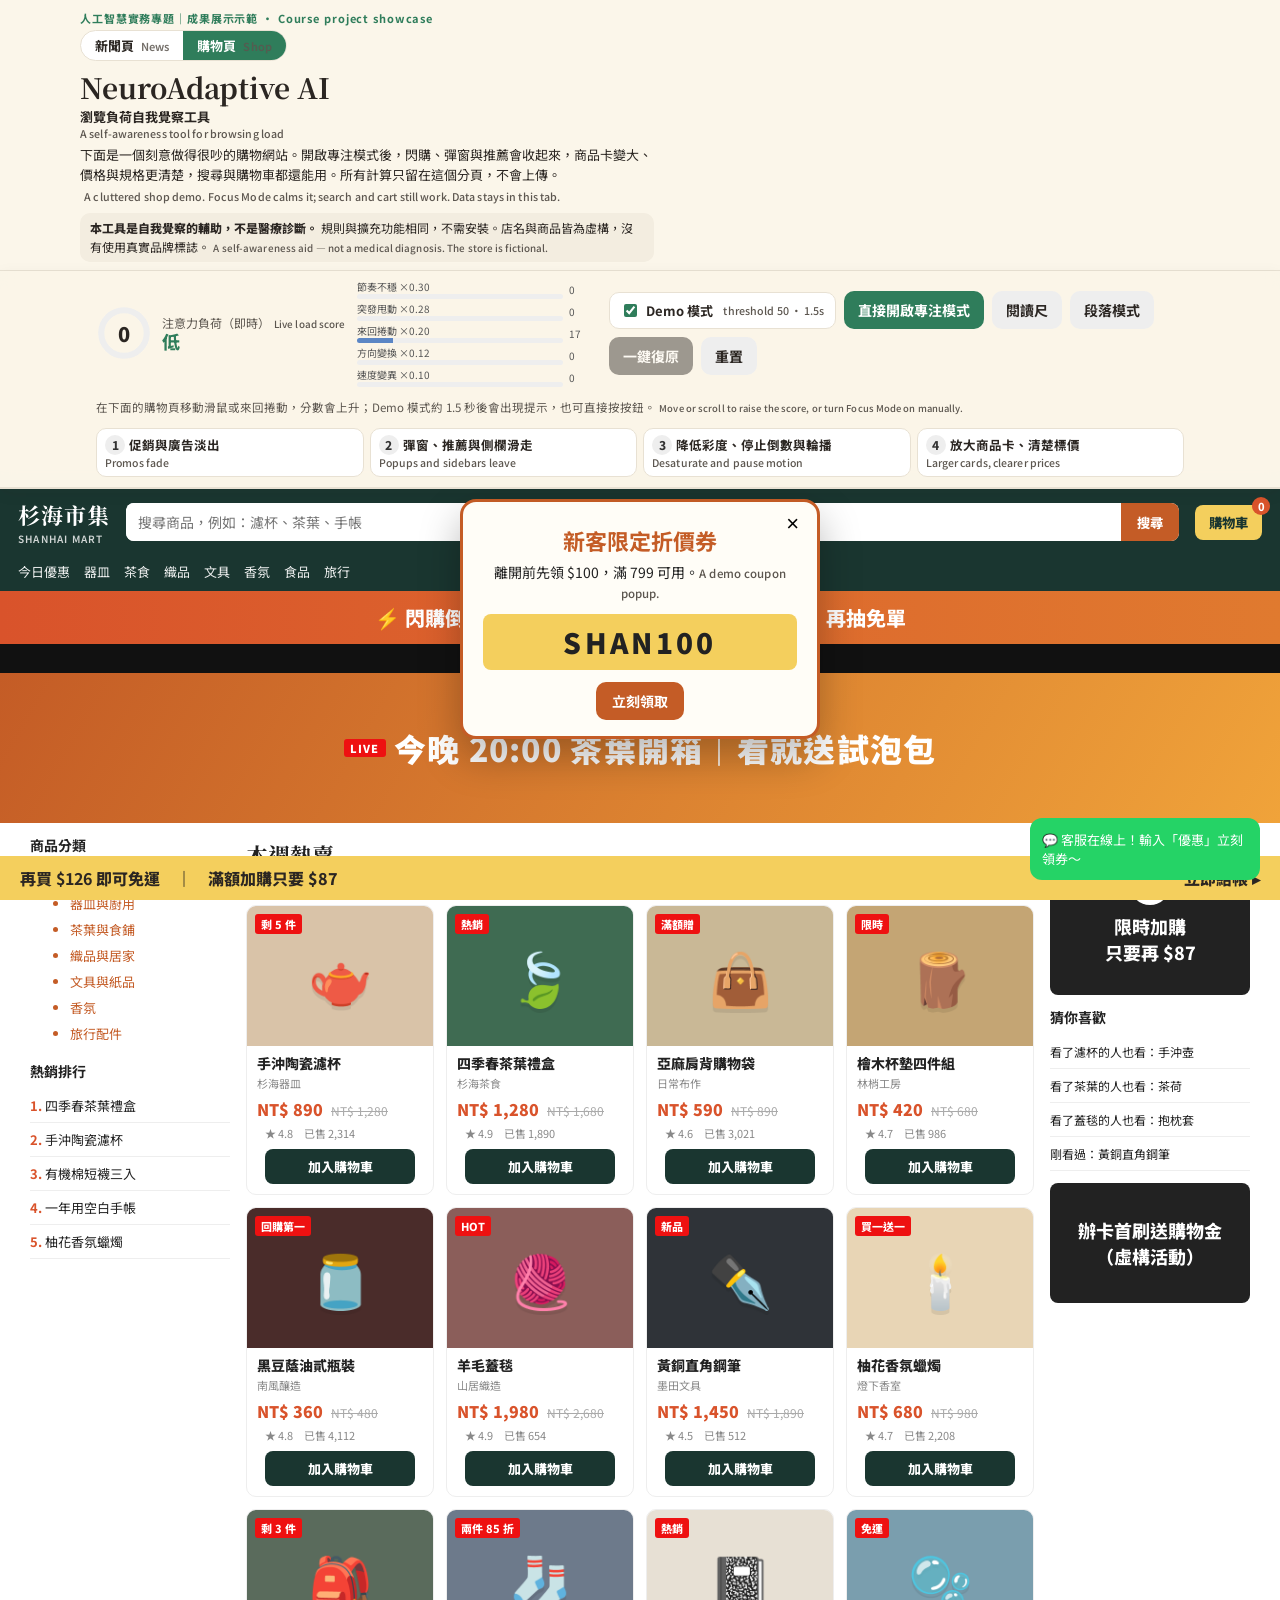
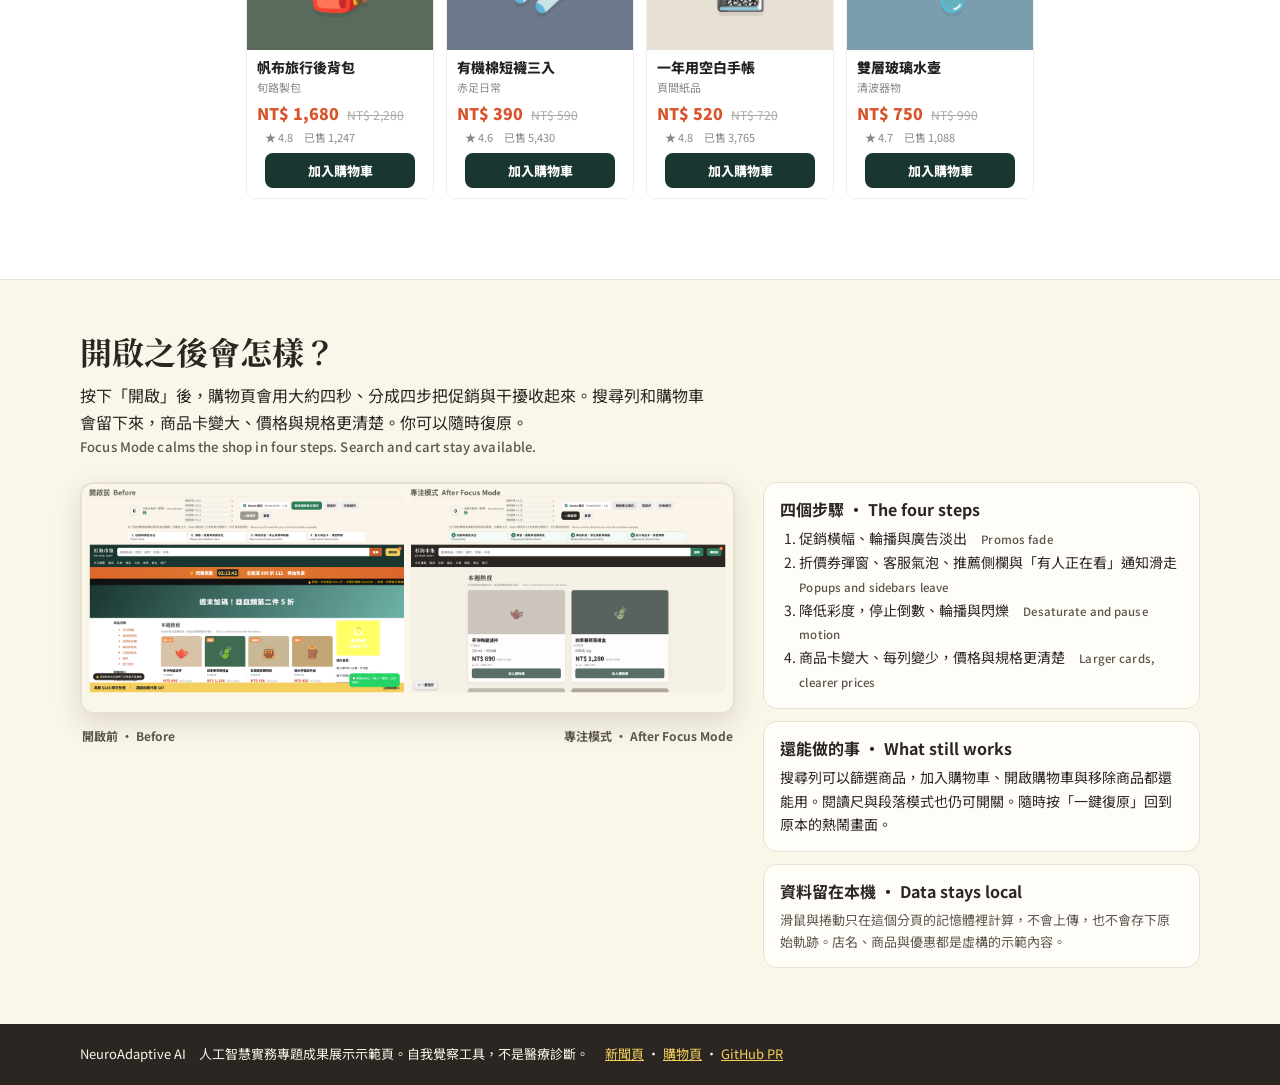
<file: chrome-extension-demo/showcase-site/shop/index.html>
<!DOCTYPE html>
<html lang="zh-Hant">
<head>
<meta charset="utf-8">
<meta name="viewport" content="width=device-width, initial-scale=1">
<meta name="na-exclude" content="false">
<title>NeuroAdaptive AI 示範頁｜購物網站 Focus Mode</title>
<meta name="description" content="不用安裝擴充功能。在一個刻意做得很吵的購物網站上，依滑鼠與捲動節奏估算瀏覽負荷，並示範專注模式如何把促銷與彈窗收起來。自我覺察工具，不是醫療診斷。資料只留在這個分頁。">
<link rel="preconnect" href="https://fonts.googleapis.com">
<link rel="preconnect" href="https://fonts.gstatic.com" crossorigin>
<link href="https://fonts.googleapis.com/css2?family=Noto+Sans+TC:wght@400;500;700;900&family=Noto+Serif+TC:wght@700&display=swap" rel="stylesheet">
<style>
:root{
  --paper:#e9dcc3; --cream:#fbf6ea; --card:#fffdf7; --ink:#2b2622;
  --muted:#5c564f; --line:#e8e1d3; --red:#d9532b; --orange:#f0a33a;
  --green:#2f7d5b; --blue:#5b86c5; --teal:#6fb3a8;
}
*{box-sizing:border-box}
html,body{margin:0;background:var(--paper);color:var(--ink);
  font-family:"Noto Sans TC","Noto Sans CJK TC","PingFang TC","Microsoft JhengHei",sans-serif;}
body{min-width:0}
.en{display:block;font-size:.82em;font-weight:500;color:var(--muted);letter-spacing:.01em}
h1,h2,.serif{font-family:"Noto Serif TC","Noto Serif CJK TC",serif}

/* ---------- page chrome ---------- */
.hero,.bar,.explainer,footer.site{position:relative}
.hero{background:var(--cream);border-bottom:1px solid var(--line);padding:16px 20px 12px}
.hero-inner,.bar-inner,.explainer-inner,footer.site .inner{max-width:1120px;margin:0 auto}
.eyebrow{font-size:11px;font-weight:700;letter-spacing:.08em;color:var(--green);text-transform:none;margin:0 0 4px}
.hero h1{margin:0 0 2px;font-size:clamp(24px,3.4vw,34px);line-height:1.2}
.tagline{margin:0 0 8px;font-size:14px;font-weight:700}
.intro{margin:0 0 8px;font-size:14px;line-height:1.65;color:var(--ink);max-width:82ch}
.intro .en{display:inline;margin-left:.4em}
.disclaimer{margin:0;padding:7px 12px;background:#f3ede0;border-radius:10px;font-size:12.5px;line-height:1.55;max-width:82ch}
.disclaimer .en{display:inline;margin-left:.35em}
.disclaimer b{font-weight:800}

.bar{position:sticky;top:0;z-index:80;background:rgba(251,246,234,.96);backdrop-filter:blur(8px);
  border-bottom:2px solid var(--line);box-shadow:0 4px 16px rgba(43,38,34,.06)}
.bar-inner{padding:8px 16px 10px;display:flex;gap:12px;align-items:center;flex-wrap:wrap}
.meter{display:flex;align-items:center;gap:10px;min-width:200px}
.ring{width:56px;height:56px;position:relative;flex:none}
.ring svg{transform:rotate(-90deg);width:56px;height:56px}
.ring .num{position:absolute;inset:0;display:flex;align-items:center;justify-content:center;font-weight:900;font-size:20px}
.meter-copy .lbl{font-size:12px;color:var(--muted)}
.meter-copy .lvl{font-size:18px;font-weight:800;line-height:1.2}
.comps{display:flex;flex-direction:column;gap:2px;min-width:160px;flex:1;max-width:240px;font-size:10px;color:#555}
.comps .row{display:grid;grid-template-columns:1fr 28px;gap:6px;align-items:center}
.comps .track{height:5px;background:#eee;border-radius:3px;overflow:hidden}
.comps .track i{display:block;height:100%;background:var(--blue);width:0;transition:width .3s}
.actions{display:flex;flex-wrap:wrap;gap:8px;align-items:center;flex:2}
.btn{border:0;border-radius:10px;padding:9px 14px;font-size:14px;font-weight:700;cursor:pointer;
  font-family:inherit;background:#eee;color:var(--ink)}
.btn:hover{filter:brightness(.97)}
.btn.pri{background:var(--green);color:#fff}
.btn.warn{background:var(--ink);color:#fff}
.btn.on{background:var(--teal);color:#fff}
.btn:disabled{opacity:.45;cursor:not-allowed}
.toggle{display:flex;align-items:center;gap:6px;font-size:13px;font-weight:700;background:#fff;border:1px solid var(--line);
  border-radius:10px;padding:8px 10px;cursor:pointer;user-select:none}
.toggle input{accent-color:var(--green)}
.hint{flex-basis:100%;margin:0;font-size:11.5px;color:var(--muted);line-height:1.45}
.hint .en{display:inline;margin-left:.35em}

.steps{flex-basis:100%;display:grid;grid-template-columns:repeat(4,1fr);gap:6px}
.step{background:#fff;border:1px solid var(--line);border-radius:10px;padding:6px 8px;
  transition:border-color .3s, background .3s, transform .3s}
.step b{display:block;font-size:12.5px}
.step .en{font-size:10.5px}
.step.active{border-color:var(--green);background:#eef6f1;transform:translateY(-1px);box-shadow:0 4px 10px rgba(47,125,91,.12)}
.step.done{border-color:#cfe0d6;background:#f4faf6}
.step .n{display:inline-block;width:20px;height:20px;border-radius:50%;background:#eee;color:#333;font-size:12px;
  font-weight:800;text-align:center;line-height:20px;margin-right:4px}
.step.active .n,.step.done .n{background:var(--green);color:#fff}




/* ---------- explainer ---------- */
.explainer{background:var(--cream);padding:48px 20px 56px;border-top:1px solid var(--line)}
.explainer h2{margin:0 0 8px;font-size:clamp(24px,3vw,32px)}
.explainer .lead{margin:0 0 24px;font-size:16px;line-height:1.7;max-width:70ch}
.grid{display:grid;grid-template-columns:1.2fr .8fr;gap:28px;align-items:start}
.ba{width:100%;border-radius:14px;box-shadow:0 10px 28px rgba(43,38,34,.14);border:2px solid var(--line);background:#fff}
.ba-cap{display:flex;justify-content:space-between;font-size:12px;font-weight:700;color:var(--muted);margin:8px 2px 0}
.cards{display:grid;gap:12px}
.card{background:var(--card);border:1px solid var(--line);border-radius:14px;padding:14px 16px}
.card h3{margin:0 0 6px;font-size:16px}
.card p,.card li{margin:0;font-size:14px;line-height:1.7}
.card ol{margin:0;padding-left:1.2em}
.card .lock{font-size:13px;color:var(--muted)}
footer.site{background:#2b2622;color:#fbf6ea;padding:20px;font-size:13px;line-height:1.6}
footer.site a{color:#f4cf5d}
@media (max-width:900px){
  .grid{grid-template-columns:1fr}
}
/* tighter hero on the shop page */
.hero{padding:10px 20px 8px}
.hero h1{font-size:28px}
.tagline{margin:0 0 4px;font-size:13px}
.intro{font-size:13px;margin:0 0 6px;line-height:1.6}
.disclaimer{padding:6px 10px;font-size:12px}
.demo-switch{margin:0 0 6px}
/* ---------- shop stage ---------- */
#demo-frame{background:#fff;color:#222;font-family:"Noto Sans TC","Noto Sans CJK TC","PingFang TC","Microsoft JhengHei",sans-serif;min-height:80vh;position:relative;overflow:hidden}
.shop-toolbar{display:flex;align-items:center;gap:16px;flex-wrap:wrap;padding:10px 18px;background:#1a3630;color:#fff;position:relative;z-index:40}
.shop-toolbar .logo{font-family:"Noto Serif TC",serif;font-weight:700;font-size:22px;letter-spacing:.04em;white-space:nowrap}
.shop-toolbar .logo small{display:block;font-family:"Noto Sans TC",sans-serif;font-size:10px;font-weight:600;letter-spacing:.12em;opacity:.8;margin-top:1px}
.shop-search{flex:1;min-width:180px;display:flex;background:#fff;border-radius:8px;overflow:hidden}
.shop-search input{flex:1;border:0;padding:9px 12px;font:inherit;font-size:14px;color:#222;outline:none}
.shop-search button{border:0;background:#c45c26;color:#fff;padding:9px 16px;font-weight:800;cursor:pointer;font-family:inherit}
.cart-btn{border:0;background:#f4cf5d;color:#1a3630;border-radius:8px;padding:8px 14px;font-weight:800;cursor:pointer;font-family:inherit;position:relative}
.cart-btn .n{position:absolute;top:-8px;right:-8px;background:#d9532b;color:#fff;border-radius:10px;min-width:18px;height:18px;font-size:11px;line-height:18px;text-align:center;padding:0 5px}
.shop-cats{display:flex;gap:14px;flex-basis:100%;font-size:13px;opacity:.92}
.shop-cats span{cursor:default}

.flash-sale{background:linear-gradient(90deg,#d9532b,#e07a2f,#d9532b);background-size:200% 100%;animation:grad 2.4s linear infinite;color:#fff;display:flex;align-items:center;justify-content:center;gap:18px;flex-wrap:wrap;padding:10px 16px;font-weight:800;font-size:clamp(14px,2.2vw,20px)}
@keyframes grad{to{background-position:200% 0}}
.flash-sale .cd{display:inline-flex;gap:4px}
.flash-sale .cd b{background:#2b2622;color:#f4cf5d;border-radius:4px;padding:2px 6px;font-variant-numeric:tabular-nums;animation:pulse 1s steps(2) infinite}
@keyframes pulse{50%{filter:brightness(1.4)}}

.ticker{background:#111;color:#ffd400;white-space:nowrap;overflow:hidden;font-size:13px;padding:5px 0}
.ticker span{display:inline-block;padding-left:100%;animation:tick 16s linear infinite}
@keyframes tick{to{transform:translateX(-100%)}}

.carousel{position:relative;height:150px;overflow:hidden;background:#2a1c16}
.carousel-track{display:flex;height:100%;width:300%;animation:caro 7.5s ease-in-out infinite}
@keyframes caro{0%,28%{transform:translateX(0)}33%,61%{transform:translateX(-33.333%)}66%,94%{transform:translateX(-66.666%)}100%{transform:translateX(0)}}
.slide{flex:0 0 33.333%;height:100%;display:flex;align-items:center;justify-content:center;color:#fff;font-weight:900;font-size:clamp(18px,3vw,32px);letter-spacing:.04em}
.slide:nth-child(1){background:linear-gradient(120deg,#c45c26,#f0a33a)}
.slide:nth-child(2){background:linear-gradient(120deg,#1a3630,#6fb3a8)}
.slide:nth-child(3){background:linear-gradient(120deg,#8b1e3f,#d9532b)}
.live{display:inline-block;background:#e11;color:#fff;font-size:11px;padding:1px 6px;border-radius:3px;margin-right:8px;animation:flash 0.8s steps(2) infinite}
@keyframes flash{50%{background:#ff6}}

.wrap{display:flex;gap:16px;width:min(1240px,100%);margin:0 auto;padding:12px 10px 80px}
.left-sidebar,.sidebar{width:200px;flex:none;font-size:13px}
.left-sidebar h3,.sidebar h3{margin:0 0 8px;font-size:14px}
.left-sidebar li{margin:7px 0;color:#c45c26}
.rank div{padding:7px 0;border-bottom:1px solid #eee}
.rank b{color:#d9532b}
.shop-main{flex:1;min-width:0}
.shop-main > h1{font-size:22px;margin:4px 0 12px}
.shop-main .sub{color:#888;font-size:12px;margin:-6px 0 12px}
.product-grid{display:grid;grid-template-columns:repeat(4,1fr);gap:12px}
.product-card{border:1px solid #eee;border-radius:10px;overflow:hidden;background:#fff;display:flex;flex-direction:column;position:relative;transition:box-shadow .2s,transform .4s}
.product-card .photo{height:140px;display:flex;align-items:center;justify-content:center;position:relative}
.product-card .emoji{font-size:52px;filter:drop-shadow(0 4px 0 rgba(0,0,0,.08))}
.badge-flash{position:absolute;top:8px;left:8px;background:#e11;color:#fff;font-size:11px;font-weight:800;padding:2px 6px;border-radius:3px;animation:flash .8s steps(2) infinite}
.off{position:absolute;top:8px;right:8px;background:#f4cf5d;color:#2b2622;font-size:12px;font-weight:900;padding:2px 6px;border-radius:3px}
.product-card h3{margin:8px 10px 0;font-size:14px;font-weight:800;line-height:1.35}
.brand{margin:2px 10px 0;font-size:11px;color:#888}
.spec{margin:4px 10px 0;font-size:12px;color:#555;display:none}
.price-row{margin:6px 10px 0;display:flex;align-items:baseline;gap:8px}
.price{font-size:16px;font-weight:900;color:#d9532b}
.was{font-size:12px;color:#aaa}
.product-card .meta{margin:4px 10px 0;font-size:11px;color:#888}
.buy-btn{margin:8px 10px 10px;border:0;border-radius:8px;background:#1a3630;color:#fff;padding:8px;font-weight:800;cursor:pointer;font-family:inherit;font-size:13px}
.buy-btn:hover{filter:brightness(1.1)}
.ad-box{height:160px;background:#222;color:#fff;display:flex;flex-direction:column;align-items:center;justify-content:center;margin:0 0 12px;border-radius:8px;font-size:18px;font-weight:800;animation:flash 1.2s steps(2) infinite;text-align:center;padding:8px}
.spin{width:40px;height:40px;border:6px solid #fff;border-top-color:#f4cf5d;border-radius:50%;animation:sp 1s linear infinite;margin-bottom:8px}
@keyframes sp{to{transform:rotate(360deg)}}
.rec div{padding:8px 0;border-bottom:1px solid #eee;font-size:12px}

.coupon-popup{position:fixed;left:50%;top:58%;transform:translate(-50%,-20%);width:min(360px,92vw);background:#fffdf7;border:3px solid #c45c26;border-radius:16px;padding:22px 20px 16px;z-index:70;box-shadow:0 18px 40px rgba(0,0,0,.28);text-align:center}
.coupon-popup h3{margin:0 0 6px;font-size:22px;color:#c45c26}
.coupon-popup p{margin:0 0 12px;font-size:14px}
.coupon-popup .code{font-size:28px;font-weight:900;letter-spacing:.12em;background:#f4cf5d;padding:8px;border-radius:8px;margin-bottom:12px}
.coupon-popup .x{position:absolute;top:8px;right:12px;border:0;background:none;font-size:22px;cursor:pointer}
.popup-chat{position:fixed;right:20px;bottom:64px;width:230px;background:#25d366;color:#fff;padding:12px;border-radius:12px;font-size:13px;animation:bounce 1.4s infinite;z-index:60}
@keyframes bounce{50%{transform:translateY(-8px)}}
.promo-strip{position:fixed;left:0;bottom:0;width:100%;background:#f4cf5d;color:#2b2622;padding:10px 20px;font-weight:800;z-index:59;display:flex;justify-content:space-between;align-items:center;gap:12px;flex-wrap:wrap}
.view-toasts{position:fixed;left:16px;bottom:56px;z-index:58;display:flex;flex-direction:column;gap:6px;pointer-events:none}
.view-toasts .vt{background:#2b2622;color:#fff;padding:7px 12px;border-radius:14px;font-size:12px;opacity:0;animation:vtin 3.2s ease forwards}
@keyframes vtin{10%{opacity:1}80%{opacity:1}100%{opacity:0}}

#cart-drawer{position:fixed;top:0;right:0;width:min(360px,92vw);height:100vh;background:#fffdf7;z-index:90;box-shadow:-8px 0 24px rgba(0,0,0,.2);padding:20px 18px;display:none;flex-direction:column;font-family:"Noto Sans TC",sans-serif;color:#2b2622}
#cart-drawer.open{display:flex}
#cart-drawer h2{margin:0 0 12px;font-size:20px}
#cart-items{list-style:none;margin:0;padding:0;flex:1;overflow:auto}
#cart-items li{display:flex;justify-content:space-between;gap:8px;padding:8px 0;border-bottom:1px solid #eee;font-size:14px}
#cart-drawer .sum{font-size:18px;font-weight:800;margin:12px 0}
#cart-drawer .close{position:absolute;top:10px;right:12px;border:0;background:none;font-size:22px;cursor:pointer}

/* Focus Mode – shop */
.na-hide{transition:opacity .9s ease, filter .9s ease !important;opacity:0 !important;filter:blur(4px) !important;pointer-events:none !important}
.na-slide{transition:transform 1s cubic-bezier(.6,0,.4,1), opacity 1s ease !important;transform:translateX(120%) !important;opacity:0 !important;pointer-events:none !important}
.na-gone{display:none !important}
html.na-f3 #demo-frame{background:#f6f1e7 !important;transition:background .8s}
html.na-f3 #demo-frame .wrap{filter:saturate(.28) !important;transition:filter 1s ease}
html.na-f3 #demo-frame *{animation-play-state:paused !important;animation:none !important;transition-property:opacity,transform,filter,background,font-size,line-height,max-width,grid-template-columns,gap,padding !important}
html.na-f3 .flash-sale .cd b,html.na-focus .flash-sale .cd b{animation:none !important}
html.na-f4 #demo-frame .wrap{display:block;width:auto;max-width:none;padding:16px 16px 40px;filter:saturate(.28) !important}
html.na-f4 [data-na-main]{max-width:920px !important;margin:12px auto !important;float:none !important;width:auto !important}
html.na-f4 .product-grid{grid-template-columns:repeat(2,minmax(0,1fr)) !important;gap:28px !important}
html.na-f4 .product-card{background:#fffdf7;border-color:#e8e1d3;box-shadow:0 6px 18px rgba(43,38,34,.06)}
html.na-f4 .product-card .photo{height:200px}
html.na-f4 .product-card h3{font-size:20px !important;margin:14px 18px 0;color:#2b2622}
html.na-f4 .spec{display:block !important;margin:6px 18px 0;font-size:15px;color:#5c564f}
html.na-f4 .price{font-size:26px !important;color:#2b2622 !important}
html.na-f4 .was{font-size:14px}
html.na-f4 .price-row,.product-card .meta,.buy-btn{margin-left:18px;margin-right:18px}
html.na-f4 .buy-btn{margin-bottom:16px;padding:12px;font-size:15px;background:#2f7d5b}
html.na-f4 .badge-flash,.off{display:none !important}
html.na-f4 .shop-main > h1{font-size:28px;max-width:920px;margin:8px auto 4px;color:#2b2622;text-align:left}
html.na-f4 .shop-main .sub{max-width:920px;margin:0 auto 16px}
html.na-focus .shop-toolbar{background:#2b2622}
html.na-focus .shop-search button,html.na-focus .cart-btn{background:#2f7d5b;color:#fff}

.demo-switch{display:inline-flex;border:1px solid var(--line);border-radius:999px;overflow:hidden;background:#fff;margin:0 0 10px;vertical-align:middle}
.demo-switch a{padding:5px 14px;font-size:13px;font-weight:700;color:var(--ink);text-decoration:none}
.demo-switch a.current{background:var(--green);color:#fff}
.demo-switch a .en{display:inline;font-size:11px;margin-left:4px;opacity:.85;font-weight:600}

@media (max-width:1100px){.product-grid{grid-template-columns:repeat(3,1fr)}}
@media (max-width:900px){
  .grid,.steps{grid-template-columns:1fr 1fr}
  .wrap{flex-direction:column;width:100%}
  .left-sidebar,.sidebar{width:100%}
  .product-grid{grid-template-columns:repeat(2,1fr)}
  html.na-f4 .product-grid{grid-template-columns:1fr !important}
  .popup-chat{right:10px;bottom:56px;width:min(230px,70vw)}
  .comps{display:none}
}
@media (max-width:600px){
  .steps{grid-template-columns:1fr 1fr}
  .hero{padding:12px 14px 10px}
  .hero h1{font-size:24px}
  .intro{font-size:13px}
  .product-grid{grid-template-columns:repeat(2,1fr)}
  .shop-cats{display:none}
}

</style>
</head>
<body>
<header class="hero" data-na-keep>
  <div class="hero-inner">
    <p class="eyebrow">人工智慧實務專題｜成果展示示範 · Course project showcase</p>
    <nav class="demo-switch" aria-label="示範頁切換 Demo switcher">
      <a href="../">新聞頁 <span class="en">News</span></a>
      <a href="./" class="current" aria-current="page">購物頁 <span class="en">Shop</span></a>
    </nav>
    <h1>NeuroAdaptive AI</h1>
    <p class="tagline">瀏覽負荷自我覺察工具 <span class="en">A self-awareness tool for browsing load</span></p>
    <p class="intro">下面是一個刻意做得很吵的購物網站。開啟專注模式後，閃購、彈窗與推薦會收起來，商品卡變大、價格與規格更清楚，搜尋與購物車都還能用。所有計算只留在這個分頁，不會上傳。<br><span class="en">A cluttered shop demo. Focus Mode calms it; search and cart still work. Data stays in this tab.</span></p>
    <p class="disclaimer"><b>本工具是自我覺察的輔助，不是醫療診斷。</b> 規則與擴充功能相同，不需安裝。店名與商品皆為虛構，沒有使用真實品牌標誌。<span class="en">A self-awareness aid — not a medical diagnosis. The store is fictional.</span></p>
  </div>
</header>

<div class="bar" id="na-bar" data-na-keep>
  <div class="bar-inner">
    <div class="meter" id="meter" title="即時負荷分數 Live load score">
      <div class="ring">
        <svg width="64" height="64" viewBox="0 0 64 64" aria-hidden="true">
          <circle cx="32" cy="32" r="26" stroke="#eee" stroke-width="7" fill="none"/>
          <circle id="arc" cx="32" cy="32" r="26" stroke="#2f7d5b" stroke-width="7" fill="none" stroke-linecap="round" stroke-dasharray="163.4" stroke-dashoffset="163.4" style="transition:all .4s"/>
        </svg>
        <div class="num" id="num">0</div>
      </div>
      <div class="meter-copy">
        <div class="lbl">注意力負荷（即時）<span class="en" style="display:inline;margin-left:4px">Live load score</span></div>
        <div class="lvl" id="lvl">低</div>
      </div>
    </div>
    <div class="comps" id="comps" aria-hidden="true"></div>
    <div class="actions">
      <label class="toggle"><input type="checkbox" id="demoMode" checked> Demo 模式<span class="en" style="display:inline;margin-left:4px">threshold 50 · 1.5s</span></label>
      <button class="btn pri" id="btnFocus" type="button">直接開啟專注模式</button>
      <button class="btn" id="btnRuler" type="button">閱讀尺</button>
      <button class="btn" id="btnChunk" type="button">段落模式</button>
      <button class="btn warn" id="btnUndo" type="button" disabled>一鍵復原</button>
      <button class="btn" id="btnReset" type="button">重置</button>
    </div>
    <p class="hint">在下面的購物頁移動滑鼠或來回捲動，分數會上升；Demo 模式約 1.5 秒後會出現提示，也可直接按按鈕。<span class="en">Move or scroll to raise the score, or turn Focus Mode on manually.</span></p>
    <div class="steps" id="steps" aria-label="專注模式四個步驟">
      <div class="step" data-step="1"><b><span class="n">1</span>促銷與廣告淡出</b><span class="en">Promos fade</span></div>
      <div class="step" data-step="2"><b><span class="n">2</span>彈窗、推薦與側欄滑走</b><span class="en">Popups and sidebars leave</span></div>
      <div class="step" data-step="3"><b><span class="n">3</span>降低彩度、停止倒數與輪播</b><span class="en">Desaturate and pause motion</span></div>
      <div class="step" data-step="4"><b><span class="n">4</span>放大商品卡、清楚標價</b><span class="en">Larger cards, clearer prices</span></div>
    </div>
  </div>
</div>

<section id="demo-frame" aria-label="雜亂示範購物頁 Cluttered demo shop">
  <div class="shop-toolbar" data-na-keep>
    <div class="logo">杉海市集<small>SHANHAI MART</small></div>
    <form class="shop-search" id="shop-search" role="search">
      <input id="shop-q" type="search" placeholder="搜尋商品，例如：濾杯、茶葉、手帳" autocomplete="off" aria-label="搜尋商品">
      <button type="submit">搜尋</button>
    </form>
    <button type="button" class="cart-btn" id="cart-btn" aria-controls="cart-drawer">購物車 <span class="n" id="cart-count">0</span></button>
    <div class="shop-cats"><span>今日優惠</span><span>器皿</span><span>茶食</span><span>織品</span><span>文具</span><span>香氛</span><span>食品</span><span>旅行</span></div>
  </div>
  <div class="flash-sale" data-na-ad>⚡ 閃購倒數 <span class="cd"><b data-cd>02:13:45</b></span>　全館滿 999 折 111　再抽免單</div>
  <div class="ticker"><span>🔥 限時：羊毛蓋毯 26% off ｜ 新客折價券 SHAN100 ｜ 熱銷：四季春茶葉禮盒 ｜ 今晚 24:00 截止 ｜ 已有 3,842 人結帳 ｜ 滿 1,500 免運 ｜ 直播開箱進行中</span></div>
  <div class="carousel" data-na-ad>
    <div class="carousel-track">
      <div class="slide"><span class="live">LIVE</span>今晚 20:00 茶葉開箱｜看就送試泡包</div>
      <div class="slide">週末加碼！器皿類第二件 5 折</div>
      <div class="slide">下載購物 APP 再折 80（示範，無真實 APP）</div>
    </div>
  </div>
  <div class="wrap">
    <aside class="left-sidebar">
      <h3>商品分類</h3>
      <ul>
        <li>今日閃購 <span class="badge-flash">HOT</span></li>
        <li>器皿與廚用</li>
        <li>茶葉與食鋪</li>
        <li>織品與居家</li>
        <li>文具與紙品</li>
        <li>香氛</li>
        <li>旅行配件</li>
      </ul>
      <h3 style="margin-top:18px">熱銷排行</h3>
      <div class="rank">
        <div><b>1.</b> 四季春茶葉禮盒</div>
        <div><b>2.</b> 手沖陶瓷濾杯</div>
        <div><b>3.</b> 有機棉短襪三入</div>
        <div><b>4.</b> 一年用空白手帳</div>
        <div><b>5.</b> 柚花香氛蠟燭</div>
      </div>
    </aside>
    <div class="shop-main" data-na-main>
      <h1>本週熱賣</h1>
      <p class="sub">杉海市集為虛構店家，商品與價格僅供示範。　This is a fictional store for the demo.</p>
      <div class="product-grid">
      <article class="product-card" data-name="手沖陶瓷濾杯" data-price="890" data-id="p1">
        <div class="photo" style="background:#d9c3a8"><span class="emoji">🫖</span><span class="badge-flash" data-na-ad>剩 5 件</span><span class="off">-30%</span></div>
        <h3>手沖陶瓷濾杯</h3>
        <div class="brand">杉海器皿</div>
        <div class="spec">220 ml · 啞光釉</div>
        <div class="price-row"><span class="price">NT$ 890</span><s class="was">NT$ 1,280</s></div>
        <div class="meta">★ 4.8　已售 2,314</div>
        <button type="button" class="buy-btn" data-add="p1">加入購物車</button>
      </article>
      <article class="product-card" data-name="四季春茶葉禮盒" data-price="1280" data-id="p2">
        <div class="photo" style="background:#3f6b52"><span class="emoji">🍃</span><span class="badge-flash" data-na-ad>熱銷</span><span class="off">-24%</span></div>
        <h3>四季春茶葉禮盒</h3>
        <div class="brand">杉海茶食</div>
        <div class="spec">四款各 50g</div>
        <div class="price-row"><span class="price">NT$ 1,280</span><s class="was">NT$ 1,680</s></div>
        <div class="meta">★ 4.9　已售 1,890</div>
        <button type="button" class="buy-btn" data-add="p2">加入購物車</button>
      </article>
      <article class="product-card" data-name="亞麻肩背購物袋" data-price="590" data-id="p3">
        <div class="photo" style="background:#c9b896"><span class="emoji">👜</span><span class="badge-flash" data-na-ad>滿額贈</span><span class="off">-34%</span></div>
        <h3>亞麻肩背購物袋</h3>
        <div class="brand">日常布作</div>
        <div class="spec">可水洗 · 奶茶色</div>
        <div class="price-row"><span class="price">NT$ 590</span><s class="was">NT$ 890</s></div>
        <div class="meta">★ 4.6　已售 3,021</div>
        <button type="button" class="buy-btn" data-add="p3">加入購物車</button>
      </article>
      <article class="product-card" data-name="檜木杯墊四件組" data-price="420" data-id="p4">
        <div class="photo" style="background:#c4a574"><span class="emoji">🪵</span><span class="badge-flash" data-na-ad>限時</span><span class="off">-38%</span></div>
        <h3>檜木杯墊四件組</h3>
        <div class="brand">林梢工房</div>
        <div class="spec">台灣檜 · 9 cm</div>
        <div class="price-row"><span class="price">NT$ 420</span><s class="was">NT$ 680</s></div>
        <div class="meta">★ 4.7　已售 986</div>
        <button type="button" class="buy-btn" data-add="p4">加入購物車</button>
      </article>
      <article class="product-card" data-name="黑豆蔭油貳瓶裝" data-price="360" data-id="p5">
        <div class="photo" style="background:#4a2c2a"><span class="emoji">🫙</span><span class="badge-flash" data-na-ad>回購第一</span><span class="off">-25%</span></div>
        <h3>黑豆蔭油貳瓶裝</h3>
        <div class="brand">南風釀造</div>
        <div class="spec">410 ml × 2</div>
        <div class="price-row"><span class="price">NT$ 360</span><s class="was">NT$ 480</s></div>
        <div class="meta">★ 4.8　已售 4,112</div>
        <button type="button" class="buy-btn" data-add="p5">加入購物車</button>
      </article>
      <article class="product-card" data-name="羊毛蓋毯" data-price="1980" data-id="p6">
        <div class="photo" style="background:#8b5e5a"><span class="emoji">🧶</span><span class="badge-flash" data-na-ad>HOT</span><span class="off">-26%</span></div>
        <h3>羊毛蓋毯</h3>
        <div class="brand">山居織造</div>
        <div class="spec">130×160 cm · 燕麥色</div>
        <div class="price-row"><span class="price">NT$ 1,980</span><s class="was">NT$ 2,680</s></div>
        <div class="meta">★ 4.9　已售 654</div>
        <button type="button" class="buy-btn" data-add="p6">加入購物車</button>
      </article>
      <article class="product-card" data-name="黃銅直角鋼筆" data-price="1450" data-id="p7">
        <div class="photo" style="background:#2f3338"><span class="emoji">✒️</span><span class="badge-flash" data-na-ad>新品</span><span class="off">-23%</span></div>
        <h3>黃銅直角鋼筆</h3>
        <div class="brand">墨田文具</div>
        <div class="spec">F 尖 · 附吸墨器</div>
        <div class="price-row"><span class="price">NT$ 1,450</span><s class="was">NT$ 1,890</s></div>
        <div class="meta">★ 4.5　已售 512</div>
        <button type="button" class="buy-btn" data-add="p7">加入購物車</button>
      </article>
      <article class="product-card" data-name="柚花香氛蠟燭" data-price="680" data-id="p8">
        <div class="photo" style="background:#e8d5b5"><span class="emoji">🕯️</span><span class="badge-flash" data-na-ad>買一送一</span><span class="off">-31%</span></div>
        <h3>柚花香氛蠟燭</h3>
        <div class="brand">燈下香室</div>
        <div class="spec">燃燒約 40 小時</div>
        <div class="price-row"><span class="price">NT$ 680</span><s class="was">NT$ 980</s></div>
        <div class="meta">★ 4.7　已售 2,208</div>
        <button type="button" class="buy-btn" data-add="p8">加入購物車</button>
      </article>
      <article class="product-card" data-name="帆布旅行後背包" data-price="1680" data-id="p9">
        <div class="photo" style="background:#5a6b5c"><span class="emoji">🎒</span><span class="badge-flash" data-na-ad>剩 3 件</span><span class="off">-26%</span></div>
        <h3>帆布旅行後背包</h3>
        <div class="brand">旬路製包</div>
        <div class="spec">18 L · 可放 14 吋筆電</div>
        <div class="price-row"><span class="price">NT$ 1,680</span><s class="was">NT$ 2,280</s></div>
        <div class="meta">★ 4.8　已售 1,247</div>
        <button type="button" class="buy-btn" data-add="p9">加入購物車</button>
      </article>
      <article class="product-card" data-name="有機棉短襪三入" data-price="390" data-id="p10">
        <div class="photo" style="background:#6d7a8b"><span class="emoji">🧦</span><span class="badge-flash" data-na-ad>兩件 85 折</span><span class="off">-34%</span></div>
        <h3>有機棉短襪三入</h3>
        <div class="brand">赤足日常</div>
        <div class="spec">22–26 cm</div>
        <div class="price-row"><span class="price">NT$ 390</span><s class="was">NT$ 590</s></div>
        <div class="meta">★ 4.6　已售 5,430</div>
        <button type="button" class="buy-btn" data-add="p10">加入購物車</button>
      </article>
      <article class="product-card" data-name="一年用空白手帳" data-price="520" data-id="p11">
        <div class="photo" style="background:#e7e0d4"><span class="emoji">📓</span><span class="badge-flash" data-na-ad>熱銷</span><span class="off">-28%</span></div>
        <h3>一年用空白手帳</h3>
        <div class="brand">頁間紙品</div>
        <div class="spec">A5 · 鋼筆適用</div>
        <div class="price-row"><span class="price">NT$ 520</span><s class="was">NT$ 720</s></div>
        <div class="meta">★ 4.8　已售 3,765</div>
        <button type="button" class="buy-btn" data-add="p11">加入購物車</button>
      </article>
      <article class="product-card" data-name="雙層玻璃水壺" data-price="750" data-id="p12">
        <div class="photo" style="background:#7a9eae"><span class="emoji">🫧</span><span class="badge-flash" data-na-ad>免運</span><span class="off">-24%</span></div>
        <h3>雙層玻璃水壺</h3>
        <div class="brand">清波器物</div>
        <div class="spec">650 ml · 防燙</div>
        <div class="price-row"><span class="price">NT$ 750</span><s class="was">NT$ 990</s></div>
        <div class="meta">★ 4.7　已售 1,088</div>
        <button type="button" class="buy-btn" data-add="p12">加入購物車</button>
      </article>
      </div>
    </div>
    <aside class="sidebar">
      <div class="ad-box" data-na-ad><div class="spin"></div>限時加購<br>只要再 $87</div>
      <h3>猜你喜歡</h3>
      <div class="rec related-list">
        <div>看了濾杯的人也看：手沖壺</div>
        <div>看了茶葉的人也看：茶荷</div>
        <div>看了蓋毯的人也看：抱枕套</div>
        <div>剛看過：黃銅直角鋼筆</div>
      </div>
      <div class="ad-box" data-na-ad style="height:120px;margin-top:12px">辦卡首刷送購物金<br>（虛構活動）</div>
    </aside>
  </div>
  <div class="promo-strip" data-na-ad><span>再買 <b>$126</b> 即可免運　｜　滿額加購只要 $87</span><span>立即結帳  ▸</span></div>
  <div class="popup-chat">💬 客服在線上！輸入「優惠」立刻領券～</div>
  <div class="view-toasts" id="view-toasts" data-na-noise></div>
  <div class="coupon-popup" id="coupon-popup" data-na-ad style="display:none">
    <button type="button" class="x" id="coupon-x" aria-label="關閉">×</button>
    <h3>新客限定折價券</h3>
    <p>離開前先領 $100，滿 799 可用。<span class="en" style="display:inline">A demo coupon popup.</span></p>
    <div class="code">SHAN100</div>
    <button type="button" class="btn pri" id="coupon-ok" style="background:#c45c26;color:#fff;border:0;border-radius:10px;padding:9px 16px;font-weight:700;cursor:pointer">立刻領取</button>
  </div>
</section>

<div id="cart-drawer" data-na-keep aria-label="購物車">
  <button type="button" class="close" id="cart-close" aria-label="關閉購物車">×</button>
  <h2>購物車</h2>
  <ul id="cart-items"></ul>
  <div class="sum">合計 NT$ <span id="cart-total">0</span></div>
  <button type="button" class="btn pri" id="cart-checkout" style="background:#2f7d5b;color:#fff;border:0;border-radius:10px;padding:12px;font-weight:800;cursor:pointer">前往結帳（示範）</button>
  <p style="font-size:12px;color:#666;margin:10px 0 0">這是示範購物車，不會送出訂單或收費。<span class="en">A demo cart — no real checkout.</span></p>
</div>

<section class="explainer" id="explainer" data-na-keep>
  <div class="explainer-inner">
    <h2>開啟之後會怎樣？</h2>
    <p class="lead">按下「開啟」後，購物頁會用大約四秒、分成四步把促銷與干擾收起來。搜尋列和購物車會留下來，商品卡變大、價格與規格更清楚。你可以隨時復原。<span class="en">Focus Mode calms the shop in four steps. Search and cart stay available.</span></p>
    <div class="grid">
      <figure style="margin:0">
        <img class="ba" src="before_after.png" alt="開啟前與專注模式的對照：左側是充滿閃購、彈窗與推薦的購物頁，右側是較大商品卡、清楚標價的平靜畫面。">
        <div class="ba-cap"><span>開啟前 · Before</span><span>專注模式 · After Focus Mode</span></div>
      </figure>
      <div class="cards">
        <div class="card">
          <h3>四個步驟 · The four steps</h3>
          <ol>
            <li>促銷橫幅、輪播與廣告淡出　<span class="en" style="display:inline">Promos fade</span></li>
            <li>折價券彈窗、客服氣泡、推薦側欄與「有人正在看」通知滑走　<span class="en" style="display:inline">Popups and sidebars leave</span></li>
            <li>降低彩度，停止倒數、輪播與閃爍　<span class="en" style="display:inline">Desaturate and pause motion</span></li>
            <li>商品卡變大、每列變少，價格與規格更清楚　<span class="en" style="display:inline">Larger cards, clearer prices</span></li>
          </ol>
        </div>
        <div class="card">
          <h3>還能做的事 · What still works</h3>
          <p>搜尋列可以篩選商品，加入購物車、開啟購物車與移除商品都還能用。閱讀尺與段落模式也仍可開關。隨時按「一鍵復原」回到原本的熱鬧畫面。</p>
        </div>
        <div class="card">
          <h3>資料留在本機 · Data stays local</h3>
          <p class="lock">滑鼠與捲動只在這個分頁的記憶體裡計算，不會上傳，也不會存下原始軌跡。店名、商品與優惠都是虛構的示範內容。</p>
        </div>
      </div>
    </div>
  </div>
</section>

<footer class="site" data-na-keep>
  <div class="inner">
    NeuroAdaptive AI　人工智慧實務專題成果展示示範頁。自我覺察工具，不是醫療診斷。　
    <a href="../">新聞頁</a> · <a href="./">購物頁</a> ·
    <a href="https://github.com/shinshinchang/NeuroAdaptive-AI/pull/1">GitHub PR</a>
  </div>
</footer>

<script>
/* NeuroAdaptive AI – standalone page build of the Chrome extension content script.
   Scoring window, v0.1 weights, baseline, Demo-mode thresholds, and Focus Mode steps
   are the same as extension/content.js. No chrome.* APIs; data stays in this tab.
   Self-awareness tool — not a medical diagnosis. */
(() => {
  const WINDOW_MS = 12000, CALIB_MS = 25000;
  const calib = { start: performance.now(), sum: 0, n: 0, base: null };
  const S = { enabled: true, sensitivity: 1.0, demoMode: true, trail: false, autoPrompt: true };
  let moves = [], scrolls = [], lastScrollY = window.scrollY, lastScrollDir = 0, segStart = window.scrollY;
  let score = 0, comps = {}, highSince = 0, prompted = false, snoozeUntil = 0;
  let focusOn = false, chunkOn = false, rulerOn = false, focusHighSince = 0;
  const clamp = (v, a, b) => Math.max(a, Math.min(b, v));

  const host = document.createElement('div'); host.id = 'na-root';
  const root = host.attachShadow({ mode: 'open' });
  root.innerHTML = `<style>
  :host{all:initial}
  *{box-sizing:border-box;font-family:"Noto Sans TC","Noto Sans CJK TC","PingFang TC","Microsoft JhengHei",sans-serif}
  .prompt{position:fixed;top:120px;right:16px;z-index:2147483646;width:330px;background:#fffdf7;border-radius:16px;padding:18px;box-shadow:0 12px 32px rgba(0,0,0,.25);border:2px solid #f0a33a;transform:translateY(-10px);opacity:0;transition:all .35s;pointer-events:none}
  .prompt.show{opacity:1;transform:none;pointer-events:auto}
  .prompt h3{margin:0 0 6px;font-size:17px;color:#222}.prompt p{margin:0 0 14px;font-size:13px;color:#555;line-height:1.6}
  .btn{border:0;border-radius:10px;padding:9px 16px;font-size:14px;font-weight:700;cursor:pointer;margin-right:8px;font-family:inherit}
  .pri{background:#2f7d5b;color:#fff}.sec{background:#eee;color:#333}
  .ruler{position:fixed;left:0;right:0;z-index:2147483640;pointer-events:none;display:none}
  .rtop{top:0;background:rgba(30,25,20,.45)}.rbot{bottom:0;background:rgba(30,25,20,.45)}
  .rband{position:fixed;left:0;right:0;height:46px;border-top:2px solid #f0a33a;border-bottom:2px solid #f0a33a;pointer-events:none;z-index:2147483641;display:none}
  .prog{position:fixed;top:0;left:0;height:6px;background:#2f7d5b;z-index:2147483647;width:0;transition:width .3s;display:none}
  .chunknav{position:fixed;bottom:24px;left:50%;transform:translateX(-50%);z-index:2147483646;display:none;background:#fffdf7;border-radius:14px;padding:8px;box-shadow:0 6px 18px rgba(0,0,0,.2)}
  .brk{position:fixed;inset:0;z-index:2147483647;background:rgba(246,241,231,.96);display:none;align-items:center;justify-content:center;flex-direction:column;color:#333}
  .brk.show{display:flex}.breath{width:140px;height:140px;border-radius:50%;background:#9cc9b0;animation:br 8s ease-in-out infinite}
  @keyframes br{0%,100%{transform:scale(.6)}50%{transform:scale(1.1)}}
  .toast{position:fixed;left:50%;top:18px;transform:translateX(-50%);background:#2b2622;color:#fff;padding:8px 16px;border-radius:20px;font-size:14px;z-index:2147483647;opacity:0;transition:opacity .3s,top .2s;pointer-events:none;white-space:nowrap;max-width:calc(100vw - 24px);overflow:hidden;text-overflow:ellipsis}
  canvas{position:fixed;inset:0;pointer-events:none;z-index:2147483639}
  </style>
  <canvas id="trail"></canvas>
  <div class="ruler rtop" id="rt"></div><div class="rband" id="rb"></div><div class="ruler rbot" id="rbt"></div>
  <div class="prog" id="prog"></div>
  <div class="prompt" id="prompt"><h3>偵測到注意力負荷偏高，要開啟專注模式嗎？</h3><p>最近幾秒的滑鼠或捲動變化較大。專注模式會藏起廣告與側欄、降低彩度並放大字距。你可以隨時關閉。<br><span style="color:#888;font-size:12px">Load looks high. Turn on Focus Mode? You can undo anytime.</span></p>
   <button class="btn pri" id="yes">開啟</button><button class="btn sec" id="no">稍後</button></div>
  <div class="chunknav" id="cn"><button class="btn sec" id="cprev">上一段</button><button class="btn pri" id="cnext">下一段</button></div>
  <div class="brk" id="brk"><div class="breath"></div><h2 style="margin:28px 0 6px">休息一分鐘</h2><p id="brkt">跟著圓圈慢慢吸氣、吐氣　60</p><button class="btn sec" id="brkx">略過</button></div>
  <div class="toast" id="toast"></div><button class="btn sec" id="undo" style="position:fixed;left:16px;bottom:16px;z-index:2147483646;display:none;box-shadow:0 4px 12px rgba(0,0,0,.2)">↩ 一鍵復原</button>`;
  (document.body || document.documentElement).appendChild(host);
  const $ = id => root.getElementById(id);
  const live = id => document.getElementById(id);

  addEventListener('pointermove', e => {
    if (!S.enabled) return;
    moves.push({ t: performance.now(), x: e.clientX, y: e.clientY });
    placeRuler(e.clientY);
  }, { passive: true });
  addEventListener('scroll', () => {
    const y = window.scrollY, d = Math.sign(y - lastScrollY);
    if (d && d !== lastScrollDir) { if (lastScrollDir && Math.abs(lastScrollY - segStart) >= 120) scrolls.push(performance.now()); lastScrollDir = d; segStart = lastScrollY; }
    lastScrollY = y;
  }, { passive: true });

  function features() {
    const now = performance.now();
    moves = moves.filter(m => now - m.t < WINDOW_MS); scrolls = scrolls.filter(t => now - t < WINDOW_MS);
    const sp = []; let dirCh = 0, path = 0, activeMs = 0, prevAng = null, bursts = 0;
    for (let i = 1; i < moves.length; i++) {
      const a = moves[i - 1], b = moves[i], dt = b.t - a.t; if (dt <= 0 || dt > 250) { prevAng = null; continue; }
      const dx = b.x - a.x, dy = b.y - a.y, d = Math.hypot(dx, dy); if (d < 2) continue;
      const v = d / dt * 1000; sp.push(v); path += d; activeMs += dt; if (v > 2200) bursts++;
      const ang = Math.atan2(dy, dx);
      if (prevAng !== null) { let da = Math.abs(ang - prevAng); if (da > Math.PI) da = 2 * Math.PI - da; if (da > Math.PI / 2) dirCh++; }
      prevAng = ang;
    }
    const n = sp.length, mean = n ? sp.reduce((s, v) => s + v, 0) / n : 0;
    const sd = n > 1 ? Math.sqrt(sp.reduce((s, v) => s + (v - mean) ** 2, 0) / (n - 1)) : 0;
    const act = Math.max(activeMs / 1000, 0.5);
    return { n, speedMean: mean, speedSD: sd, speedCV: mean ? sd / mean : 0, burstRatio: n ? bursts / n : 0,
      dirPerSec: dirCh / act, scrollFlips: scrolls.length, activeSec: activeMs / 1000 };
  }

  function compute() {
    const f = features();
    comps = {
      paceVariability: clamp((f.speedCV - 0.55) / 0.9, 0, 1),
      impulsiveBursts: clamp(f.burstRatio / 0.22, 0, 1),
      scrollBacktrack: clamp(f.scrollFlips / 6, 0, 1),
      direction: clamp((f.dirPerSec - 0.6) / 4, 0, 1),
      movementVariability: clamp(f.speedSD / 900, 0, 1),
    };
    let raw = 100 * (comps.paceVariability * .30 + comps.impulsiveBursts * .28 + comps.scrollBacktrack * .20 + comps.direction * .12 + comps.movementVariability * .10);
    if (f.activeSec < 1.0) raw *= f.activeSec;
    if (!S.demoMode) {
      if (calib.base === null) { if (f.activeSec >= 1) { calib.sum += raw; calib.n++; } if (performance.now() - calib.start > CALIB_MS && calib.n >= 10) calib.base = Math.min(calib.sum / calib.n, 50); }
      else { const b = calib.base * 0.8; raw = clamp((raw - b) * 100 / (100 - b), 0, 100); }
    }
    raw = clamp(raw * S.sensitivity, 0, 100);
    score = score + (raw - score) * 0.35;
    render(f);
  }

  const TH = () => S.demoMode ? { high: 50, mod: 28, hold: 1500, prompt: 50 } : { high: 65, mod: 35, hold: 6000, prompt: 70 };
  const names = { paceVariability: '節奏不穩 ×0.30', impulsiveBursts: '突發甩動 ×0.28', scrollBacktrack: '來回捲動 ×0.20', direction: '方向變換 ×0.12', movementVariability: '速度變異 ×0.10' };
  const CIRC = 163.4;

  function render(f) {
    const s = Math.round(score), th = TH();
    const lvl = s >= th.high ? 'High' : s >= th.mod ? 'Moderate' : 'Low';
    const col = lvl === 'High' ? '#d9532b' : lvl === 'Moderate' ? '#f0a33a' : '#2f7d5b';
    const label = { High: '偏高', Moderate: '中等', Low: '低' }[lvl] + ((!S.demoMode && calib.base === null) ? '・校準中' : '');
    live('num').textContent = s;
    live('lvl').textContent = label;
    live('lvl').style.color = col;
    live('arc').style.stroke = col;
    live('arc').style.strokeDashoffset = CIRC * (1 - s / 100);
    live('comps').innerHTML = Object.entries(comps).map(([k, v]) =>
      `<div class="row"><span>${names[k]}<div class="track"><i style="width:${Math.round(v * 100)}%"></i></div></span><span>${Math.round(v * 100)}</span></div>`
    ).join('');
    window.__naState = { score: s, level: lvl, comps, features: f, focusOn };
    document.documentElement.setAttribute('data-na-score', s);
    document.documentElement.setAttribute('data-na-focus', focusOn ? '1' : '0');
    const now = performance.now();
    if (s >= th.prompt) { if (!highSince) highSince = now; } else highSince = 0;
    if (S.autoPrompt && !focusOn && !prompted && highSince && now - highSince > th.hold && now > snoozeUntil) {
      prompted = true; $('prompt').classList.add('show');
    }
    if (focusOn) { if (lvl === 'High') { if (!focusHighSince) focusHighSince = now; if (now - focusHighSince > 60000) { focusHighSince = 0; showBreak(); } } else focusHighSince = 0; }
    const bar = live('na-bar').getBoundingClientRect();
    $('prompt').style.top = Math.max(12, bar.bottom + 12) + 'px';
    drawTrail();
  }

  const cv = $('trail'), ctx = cv.getContext('2d');
  function drawTrail() {
    cv.width = innerWidth; cv.height = innerHeight; if (!S.trail) return;
    const now = performance.now(), pts = moves.filter(m => now - m.t < 2500);
    ctx.lineWidth = 3; ctx.lineCap = 'round';
    for (let i = 1; i < pts.length; i++) {
      const a = pts[i - 1], b = pts[i]; if (b.t - a.t > 250) { ctx.fillStyle = 'rgba(217,83,43,.6)'; ctx.beginPath(); ctx.arc(a.x, a.y, 6, 0, 7); ctx.fill(); continue; }
      ctx.strokeStyle = `rgba(217,83,43,${0.15 + 0.7 * (1 - (now - b.t) / 2500)})`; ctx.beginPath(); ctx.moveTo(a.x, a.y); ctx.lineTo(b.x, b.y); ctx.stroke();
    }
  }

  function findMain() {
    return document.querySelector('[data-na-main]') || (() => {
      const cands = [...document.querySelectorAll('#demo-frame article, #demo-frame main, #demo-frame [role=main], #demo-frame div, #demo-frame section')];
      let best = null, bs = 0;
      for (const el of cands) { const ps = el.querySelectorAll(':scope > p'); let t = 0; ps.forEach(p => t += p.textContent.length); if (t > bs) { bs = t; best = el; } }
      return best;
    })();
  }
  const NOISE = 'aside, nav, iframe, marquee, video[autoplay], [class*="ad-"], [class*="-ad"], [class^="ad"], [id^="ad"], [class*="banner"], [class*="sponsor"], [class*="promo"], [class*="comment"], [class*="sidebar"], [class*="related"], [class*="popup"], [class*="recommend"], [class*="ticker"], [class*="newsletter"], [data-na-noise]';

  let stepTimers = [];
  function clearSteps() {
    stepTimers.forEach(t => clearTimeout(t)); stepTimers = [];
    document.querySelectorAll('.step').forEach(el => el.classList.remove('active', 'done'));
  }
  function markStep(n) {
    document.querySelectorAll('.step').forEach(el => {
      const s = +el.dataset.step;
      el.classList.toggle('active', s === n);
      el.classList.toggle('done', s < n);
    });
  }

  function setFocus(on, staged = true) {
    if (on === focusOn) return; focusOn = on; $('prompt').classList.remove('show');
    const html = document.documentElement;
    const btn = live('btnFocus');
    if (!on) {
      clearSteps();
      $('undo').style.display = 'none';
      live('btnUndo').disabled = true;
      btn.textContent = '直接開啟專注模式';
      btn.classList.add('pri');
      html.classList.remove('na-f1', 'na-f2', 'na-f3', 'na-f4', 'na-focus');
      document.querySelectorAll('.na-hide,.na-slide').forEach(e => e.classList.remove('na-hide', 'na-slide', 'na-gone'));
      setChunk(false); setRuler(false); toast('專注模式已關閉'); prompted = false; return;
    }
    const main = findMain(); if (main) main.setAttribute('data-na-main', '');
    const keep = new Set(); let p = main; while (p) { keep.add(p); p = p.parentElement; }
    const noise = new Set(document.querySelectorAll('#demo-frame ' + NOISE));
    if (main) { let a = main; while (a && a !== document.body) { for (const sib of a.parentElement.children) if (!keep.has(sib) && sib !== host && !/^H[1-6]$/.test(sib.tagName) && !sib.querySelector('h1')) noise.add(sib); a = a.parentElement; } }
    for (const el of document.querySelectorAll('#demo-frame *')) {
      if (el === host || keep.has(el) || el.closest('[data-na-keep]')) continue;
      const cs = getComputedStyle(el); if (cs.position === 'fixed' || cs.position === 'sticky') noise.add(el);
    }
    noise.forEach(el => { if (keep.has(el) || el.closest('[data-na-keep]') || el === host || host.contains(el) || !el.closest('#demo-frame')) noise.delete(el); });
    document.querySelectorAll('#demo-frame video, #demo-frame audio').forEach(v => { try { v.pause(); v.autoplay = false; } catch (e) {} });
    const ads = [...noise].filter(e => /ad|banner|sponsor|promo|iframe|marquee|popup/i.test((e.className || '') + ' ' + e.id + ' ' + e.tagName) || e.hasAttribute('data-na-ad'));
    const rest = [...noise].filter(e => !ads.includes(e));
    $('undo').style.display = 'block';
    live('btnUndo').disabled = false;
    btn.textContent = '關閉專注模式';
    btn.classList.remove('pri');
    clearSteps();
    const steps = [
      () => { html.classList.add('na-f1'); ads.forEach(e => e.classList.add('na-hide')); markStep(1); toast('① 促銷與廣告淡出 · Promos fade'); },
      () => { html.classList.add('na-f2'); rest.forEach(e => e.classList.add('na-slide')); markStep(2); toast('② 彈窗、推薦與側欄滑走 · Popups leave'); },
      () => { html.classList.add('na-f3'); markStep(3); toast('③ 降低彩度、停止倒數與輪播 · Pause motion'); },
      () => { [...noise].forEach(e => e.classList.add('na-gone')); html.classList.add('na-f4', 'na-focus'); markStep(4); toast('④ 放大商品卡、清楚標價 · Larger cards');
        const barH = live('na-bar').getBoundingClientRect().height;
        const tool = document.querySelector('.shop-toolbar');
        const target = tool || main || findMain();
        if (target) {
          const y = target.getBoundingClientRect().top + window.scrollY - barH - 8;
          window.scrollTo({ top: Math.max(0, y), behavior: 'smooth' });
        }
        setTimeout(() => document.querySelectorAll('.step').forEach(el => { el.classList.add('done'); el.classList.remove('active'); }), 900); },
    ];
    const gap = staged ? 1100 : 0;
    steps.forEach((fn, i) => stepTimers.push(setTimeout(fn, i * gap)));
    window.dispatchEvent(new CustomEvent('na-focus-on'));
  }

  let rulerY = innerHeight / 2;
  function placeRuler(y) { rulerY = y; if (!rulerOn) return; const h = 46, t = Math.max(0, y - h / 2); $('rt').style.height = t + 'px'; $('rb').style.top = t + 'px'; $('rbt').style.top = (t + h) + 'px'; $('rbt').style.height = 'auto'; }
  function setRuler(on) { rulerOn = on; ['rt', 'rb', 'rbt'].forEach(i => $(i).style.display = on ? 'block' : 'none'); placeRuler(rulerY); live('btnRuler').classList.toggle('on', on); }

  let chunkIdx = 0, paras = [];
  function setChunk(on) {
    chunkOn = on; const main = document.querySelector('[data-na-main]') || findMain();
    paras = main ? [...main.querySelectorAll(':scope > p')] : [];
    $('prog').style.display = on && paras.length ? 'block' : 'none';
    $('cn').style.display = on && paras.length ? 'block' : 'none';
    paras.forEach(p => p.classList.toggle('na-dim', on)); if (on) showChunk(0); else paras.forEach(p => p.classList.remove('na-cur', 'na-dim'));
    live('btnChunk').classList.toggle('on', on);
  }
  function showChunk(i) { chunkIdx = clamp(i, 0, paras.length - 1); paras.forEach((p, k) => { p.classList.toggle('na-cur', k === chunkIdx); p.classList.toggle('na-dim', k !== chunkIdx); }); paras[chunkIdx]?.scrollIntoView({ behavior: 'smooth', block: 'center' }); $('prog').style.width = ((chunkIdx + 1) / paras.length * 100) + '%'; }
  $('cnext').onclick = () => showChunk(chunkIdx + 1); $('cprev').onclick = () => showChunk(chunkIdx - 1);
  addEventListener('keydown', e => { if (!chunkOn) return; if (e.key === 'ArrowRight' || e.key === 'j') showChunk(chunkIdx + 1); if (e.key === 'ArrowLeft' || e.key === 'k') showChunk(chunkIdx - 1); });

  let brkTimer;
  function showBreak() { let n = 60; $('brk').classList.add('show'); clearInterval(brkTimer); brkTimer = setInterval(() => { n--; $('brkt').textContent = '跟著圓圈慢慢吸氣、吐氣　' + n; if (n <= 0) hideBreak(); }, 1000); }
  function hideBreak() { clearInterval(brkTimer); $('brk').classList.remove('show'); }
  $('brkx').onclick = hideBreak;

  let toastT; function toast(m) {
    const t = $('toast'); t.textContent = m; t.style.opacity = 1;
    const bar = live('na-bar').getBoundingClientRect();
    t.style.top = (bar.bottom + 10) + 'px';
    clearTimeout(toastT); toastT = setTimeout(() => t.style.opacity = 0, 1800);
  }

  function cmd(c, v) {
    switch (c) {
      case 'focus': setFocus(v === undefined ? !focusOn : !!v, true); break;
      case 'focusInstant': setFocus(!!v, false); break;
      case 'chunk': setChunk(v === undefined ? !chunkOn : !!v); break;
      case 'ruler': setRuler(v === undefined ? !rulerOn : !!v); break;
      case 'break': showBreak(); break;
      case 'reset':
        calib.start = performance.now(); calib.sum = 0; calib.n = 0; calib.base = null;
        moves = []; scrolls = []; score = 0; prompted = false; snoozeUntil = 0; hideBreak();
        if (focusOn) setFocus(false);
        break;
    }
    return { score: Math.round(score), focusOn, chunkOn, rulerOn };
  }

  $('undo').onclick = () => setFocus(false);
  $('yes').onclick = () => setFocus(true);
  $('no').onclick = () => { $('prompt').classList.remove('show'); prompted = false; snoozeUntil = performance.now() + 60000; };

  live('btnFocus').onclick = () => setFocus(!focusOn, true);
  live('btnRuler').onclick = () => setRuler(!rulerOn);
  live('btnChunk').onclick = () => setChunk(!chunkOn);
  live('btnUndo').onclick = () => setFocus(false);
  live('btnReset').onclick = () => cmd('reset');
  live('demoMode').onchange = e => { S.demoMode = e.target.checked; highSince = 0; };

  function pinFloats() {
    const frame = document.getElementById('demo-frame');
    if (!frame) return;
    const r = frame.getBoundingClientRect();
    // Keep floats only while the demo stage still reaches the bottom of the viewport
    const off = !(r.bottom >= innerHeight - 8 && r.top < innerHeight - 40);
    frame.querySelectorAll('.popup-chat, .promo-strip').forEach(el => {
      if (el.classList.contains('na-hide') || el.classList.contains('na-slide') || el.classList.contains('na-gone')) {
        el.style.visibility = '';
        return;
      }
      el.style.position = 'fixed';
      el.style.visibility = off ? 'hidden' : 'visible';
      const inset = Math.max(0, innerHeight - r.bottom);
      el.style.bottom = el.classList.contains('popup-chat') ? (inset + 20) + 'px' : inset + 'px';
    });
  }
  addEventListener('scroll', pinFloats, { passive: true });
  addEventListener('resize', pinFloats);
  pinFloats();

  document.addEventListener('na-cmd', e => { const d = e.detail || {}; if (d.settings) Object.assign(S, d.settings); if (d.cmd) cmd(d.cmd, d.value); });
  setInterval(() => { if (S.enabled) compute(); }, 400);
})();


/* Shop extras: countdown, viewing toasts, cart, search. Paused during Focus Mode. */
(function syncBarH(){
  const set = () => {
    const bar = document.getElementById('na-bar');
    if (bar) document.documentElement.style.setProperty('--na-bar-h', bar.getBoundingClientRect().height + 'px');
  };
  set(); addEventListener('resize', set); setInterval(set, 500);
})();
(function pinCoupon(){
  const run = () => {
    const coupon = document.getElementById('coupon-popup');
    const frame = document.getElementById('demo-frame');
    if (!coupon || !frame) return;
    if (coupon.classList.contains('na-hide') || coupon.classList.contains('na-slide') || coupon.classList.contains('na-gone')) {
      coupon.style.visibility = '';
      return;
    }
    const r = frame.getBoundingClientRect();
    const off = r.bottom < innerHeight * 0.45 || r.top > innerHeight - 80;
    coupon.style.visibility = off ? 'hidden' : (coupon.style.display === 'none' ? '' : 'visible');
    const toasts = document.getElementById('view-toasts');
    if (toasts) toasts.style.visibility = off ? 'hidden' : '';
  };
  addEventListener('scroll', run, { passive: true });
  addEventListener('resize', run);
  setInterval(run, 400);
})();

(() => {
  const frozen = () => document.documentElement.classList.contains('na-f3') || document.documentElement.classList.contains('na-focus');
  // countdown
  let remain = 2 * 3600 + 13 * 60 + 45;
  const pad = n => String(n).padStart(2, '0');
  const paintCd = () => {
    const h = Math.floor(remain / 3600), m = Math.floor((remain % 3600) / 60), s = remain % 60;
    document.querySelectorAll('[data-cd]').forEach(el => { el.textContent = `${pad(h)}:${pad(m)}:${pad(s)}`; });
  };
  paintCd();
  setInterval(() => { if (frozen() || remain <= 0) return; remain--; paintCd(); }, 1000);

  // viewing toasts
  const lines = [
    '高雄的林先生剛買了四季春茶葉禮盒',
    '有 28 人正在看 檜木杯墊四件組',
    '台北的陳小姐把羊毛蓋毯加入購物車',
    '有 16 人正在看 手沖陶瓷濾杯',
    '台中的吳先生剛買了黑豆蔭油',
    '有 9 人正在看 帆布旅行後背包',
  ];
  let li = 0;
  const box = document.getElementById('view-toasts');
  setInterval(() => {
    if (frozen() || !box || box.style.visibility === "hidden") return;
    const el = document.createElement('div');
    el.className = 'vt';
    el.textContent = '🔔 ' + lines[li++ % lines.length];
    box.appendChild(el);
    setTimeout(() => el.remove(), 3200);
  }, 2800);

  // coupon
  const coupon = document.getElementById('coupon-popup');
  const closeCoupon = () => { if (coupon) coupon.style.display = 'none'; };
  document.getElementById('coupon-x')?.addEventListener('click', closeCoupon);
  document.getElementById('coupon-ok')?.addEventListener('click', closeCoupon);
  setTimeout(() => {
    if (coupon && !frozen()) {
      const bar = document.getElementById('na-bar');
      const top = bar ? (bar.getBoundingClientRect().bottom + 24) : 220;
      coupon.style.top = top + 'px';
      coupon.style.transform = 'translateX(-50%)';
      coupon.style.display = 'block';
    }
  }, 1200);

  // search + cart
  const products = {
    "p1": {name:'手沖陶瓷濾杯', price:890},
    "p2": {name:'四季春茶葉禮盒', price:1280},
    "p3": {name:'亞麻肩背購物袋', price:590},
    "p4": {name:'檜木杯墊四件組', price:420},
    "p5": {name:'黑豆蔭油貳瓶裝', price:360},
    "p6": {name:'羊毛蓋毯', price:1980},
    "p7": {name:'黃銅直角鋼筆', price:1450},
    "p8": {name:'柚花香氛蠟燭', price:680},
    "p9": {name:'帆布旅行後背包', price:1680},
    "p10": {name:'有機棉短襪三入', price:390},
    "p11": {name:'一年用空白手帳', price:520},
    "p12": {name:'雙層玻璃水壺', price:750}
  };
  const items = [];
  const cartBtn = document.getElementById('cart-btn');
  const drawer = document.getElementById('cart-drawer');
  const countEl = document.getElementById('cart-count');
  const listEl = document.getElementById('cart-items');
  const totalEl = document.getElementById('cart-total');
  function renderCart() {
    countEl.textContent = items.length;
    listEl.innerHTML = items.length
      ? items.map((it, i) => `<li><span>${it.name}</span><span>NT$ ${it.price.toLocaleString()} <button type="button" data-rm="${i}" style="border:0;background:#eee;border-radius:6px;padding:2px 6px;cursor:pointer">移除</button></span></li>`).join('')
      : '<li>購物車是空的</li>';
    totalEl.textContent = items.reduce((s, it) => s + it.price, 0).toLocaleString();
  }
  document.getElementById('demo-frame').addEventListener('click', e => {
    const add = e.target.closest('[data-add]');
    if (add) {
      const p = products[add.getAttribute('data-add')];
      if (p) { items.push(p); renderCart(); }
    }
  });
  listEl.addEventListener('click', e => {
    const rm = e.target.closest('[data-rm]');
    if (rm) { items.splice(+rm.getAttribute('data-rm'), 1); renderCart(); }
  });
  cartBtn.addEventListener('click', () => drawer.classList.toggle('open'));
  document.getElementById('cart-close').addEventListener('click', () => drawer.classList.remove('open'));
  document.getElementById('cart-checkout').addEventListener('click', () => {
    alert(items.length ? '這是示範結帳，不會真正收費。' : '購物車還是空的。');
  });
  renderCart();

  const q = document.getElementById('shop-q');
  const form = document.getElementById('shop-search');
  const filter = () => {
    const s = (q.value || '').trim().toLowerCase();
    document.querySelectorAll('.product-card').forEach(card => {
      const hit = !s || (card.getAttribute('data-name') || '').toLowerCase().includes(s);
      card.style.display = hit ? '' : 'none';
    });
  };
  form.addEventListener('submit', e => { e.preventDefault(); filter(); });
  q.addEventListener('input', filter);
})();

</script>
</body>
</html>
</file>
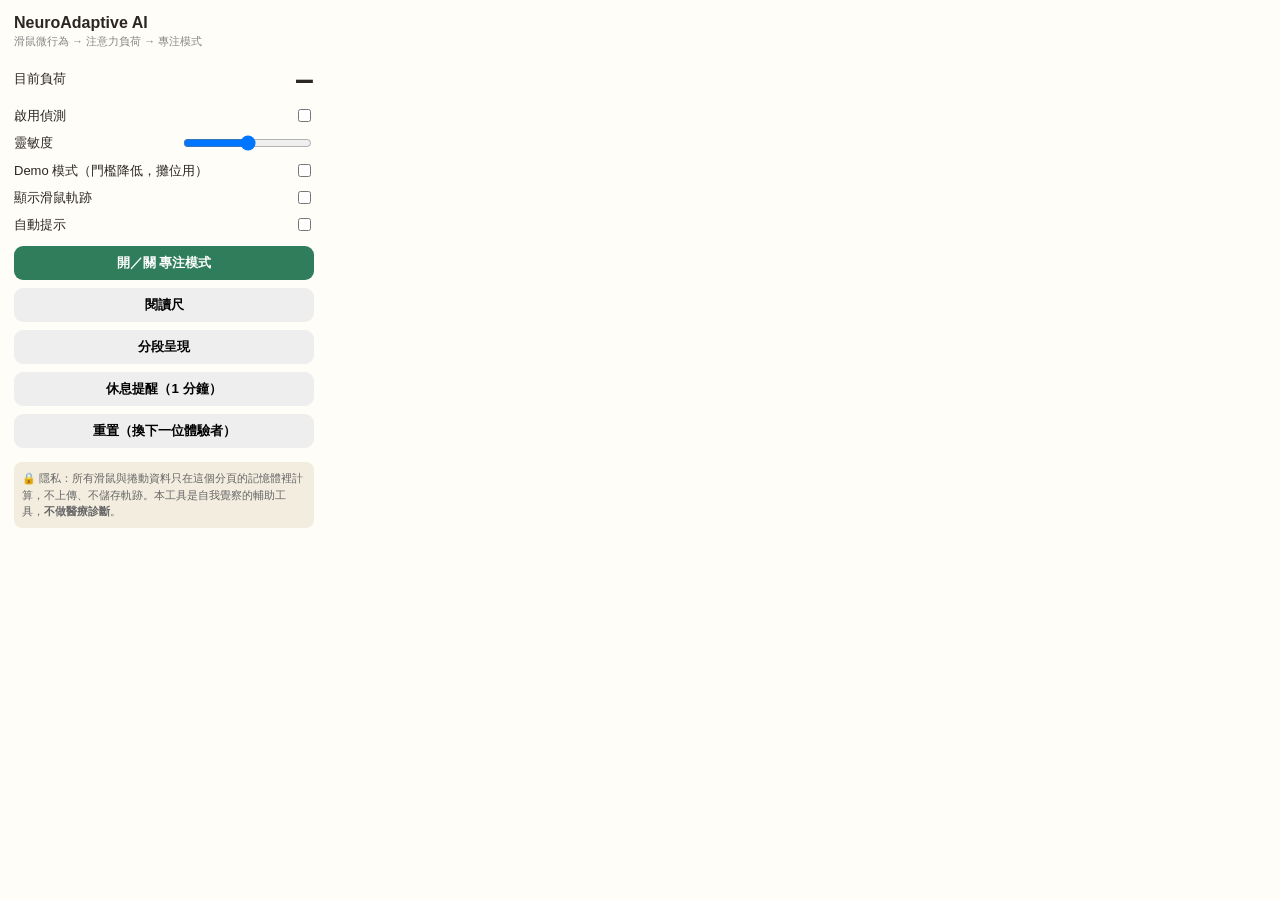
<file: chrome-extension-demo/extension/popup.html>
<!doctype html><html lang="zh-Hant"><head><meta charset="utf-8"><style>
body{width:300px;margin:0;padding:14px;font-family:"Noto Sans CJK TC","PingFang TC","Microsoft JhengHei",sans-serif;background:#fffdf7;color:#2b2622}
h1{font-size:16px;margin:0 0 2px}.sub{font-size:11px;color:#888;margin-bottom:10px}
.score{font-size:34px;font-weight:800}.row{display:flex;justify-content:space-between;align-items:center;margin:8px 0;font-size:13px}
button{width:100%;margin:4px 0;padding:8px;border:0;border-radius:9px;font-weight:700;cursor:pointer;background:#eee}
button.pri{background:#2f7d5b;color:#fff}.note{font-size:11px;color:#666;background:#f3ede0;border-radius:8px;padding:8px;margin-top:10px;line-height:1.5}
</style></head><body>
<h1>NeuroAdaptive AI</h1><div class="sub">滑鼠微行為 → 注意力負荷 → 專注模式</div>
<div class="row"><span>目前負荷</span><span class="score" id="score">–</span></div>
<div class="row"><label>啟用偵測</label><input type="checkbox" id="enabled"></div>
<div class="row"><label>靈敏度 <span id="sv"></span></label><input type="range" id="sensitivity" min="0.6" max="1.6" step="0.1"></div>
<div class="row"><label>Demo 模式（門檻降低，攤位用）</label><input type="checkbox" id="demoMode"></div>
<div class="row"><label>顯示滑鼠軌跡</label><input type="checkbox" id="trail"></div>
<div class="row"><label>自動提示</label><input type="checkbox" id="autoPrompt"></div>
<button class="pri" id="focus">開／關 專注模式</button>
<button id="ruler">閱讀尺</button><button id="chunk">分段呈現</button><button id="break">休息提醒（1 分鐘）</button><button id="reset">重置（換下一位體驗者）</button>
<div class="note">🔒 隱私：所有滑鼠與捲動資料只在這個分頁的記憶體裡計算，不上傳、不儲存軌跡。本工具是自我覺察的輔助工具，<b>不做醫療診斷</b>。</div>
<script src="popup.js"></script></body></html>
</file>
<file: NeuroAdaptive-AI-v0.1/css/style.css>
:root {
  --bg: #0c0e12;
  --panel: #151922;
  --panel2: #1b202b;
  --line: #2d3442;
  --text: #f3f5f7;
  --muted: #aeb6c4;
  --red: #ed3038;
  --red2: #ff5a5f;
  --green: #32c27d;
  --amber: #f3b84b;
  --blue: #5ca8ff;
  --whitepanel: #f5f3ef;
  --darktext: #1c1f25;
}
* { box-sizing: border-box; }
html, body { margin: 0; min-height: 100%; background: var(--bg); color: var(--text); font-family: Inter, ui-sans-serif, system-ui, -apple-system, BlinkMacSystemFont, "Segoe UI", sans-serif; }
body { background-image: radial-gradient(circle at 90% 0%, rgba(237,48,56,.14), transparent 28%), radial-gradient(circle at 0% 100%, rgba(92,168,255,.06), transparent 30%); }
button { font: inherit; }
.topbar { height: 78px; display: flex; align-items: center; justify-content: space-between; padding: 0 5vw; border-bottom: 1px solid var(--line); background: rgba(12,14,18,.88); backdrop-filter: blur(12px); position: sticky; top: 0; z-index: 20; }
.brand-wrap { display:flex; gap:12px; align-items:center; }
.brand-mark { width:40px; height:40px; display:grid; place-items:center; background:var(--red); color:white; font-weight:900; border-radius:9px; font-size:20px; }
.brand { font-weight:800; letter-spacing:.2px; }
.subtitle { color:var(--muted); font-size:12px; margin-top:3px; }
.status-pill { border:1px solid var(--line); color:#d7dce5; padding:8px 12px; border-radius:999px; font-size:12px; }
.shell { width:min(1180px, 92vw); margin:0 auto; min-height: calc(100vh - 140px); }
.screen { display:none; padding:58px 0 72px; }
.screen.active { display:block; }
.hero-grid { display:grid; grid-template-columns: 1.35fr .85fr; gap:44px; align-items:start; }
.eyebrow, .section-kicker { color:var(--red2); font-size:12px; font-weight:900; letter-spacing:1.6px; }
h1 { font-size:clamp(38px,5vw,66px); line-height:1.03; margin:16px 0 22px; max-width:820px; letter-spacing:-2px; }
h2 { font-size:36px; margin:10px 0 12px; letter-spacing:-1px; }
h3 { margin:8px 0 12px; font-size:21px; }
.lead { color:#cbd1dc; line-height:1.75; font-size:18px; max-width:760px; }
.notice { margin:28px 0; padding:18px 20px; border-left:4px solid var(--red); background:rgba(237,48,56,.08); color:#d9dee7; line-height:1.65; }
.cta-row,.action-row { display:flex; gap:12px; flex-wrap:wrap; }
.btn { border:1px solid var(--line); background:var(--panel2); color:white; border-radius:10px; padding:12px 18px; cursor:pointer; transition:.18s ease; font-weight:750; }
.btn:hover { transform:translateY(-1px); border-color:#626d80; }
.btn.primary { background:var(--red); border-color:var(--red); }
.btn.ghost { background:transparent; }
.btn.wide { width:100%; margin-top:14px; }
.btn.small { padding:9px 12px; font-size:13px; }
.flow-card { background:linear-gradient(160deg,#171b24,#11141a); border:1px solid var(--line); border-radius:18px; padding:22px; box-shadow:0 24px 80px rgba(0,0,0,.22); }
.mini-title { color:#8f98a8; text-transform:uppercase; letter-spacing:1.2px; font-size:11px; margin-bottom:8px; }
.flow-step { display:grid; grid-template-columns:42px 1fr; column-gap:12px; padding:16px 0; border-bottom:1px solid #282e39; }
.flow-step:last-child { border-bottom:none; }
.flow-step span { grid-row:1/3; color:var(--red2); font-size:20px; font-weight:900; }
.flow-step b { font-size:15px; }
.flow-step small { color:var(--muted); margin-top:4px; }
.method-panel { display:flex; flex-wrap:wrap; gap:10px; margin-top:28px; }
.metric-chip { border:1px solid var(--line); background:var(--panel); padding:10px 13px; border-radius:999px; color:#cdd4df; font-size:13px; }
.hidden { display:none !important; }
.panel { background:var(--panel); border:1px solid var(--line); border-radius:18px; padding:34px; }
.panel.narrow { width:min(850px,100%); margin:0 auto; }
.rule-grid { display:grid; grid-template-columns:1fr 1fr; gap:16px; margin:24px 0; }
.rule-card { border:1px solid var(--line); border-radius:14px; padding:22px; background:#11151c; }
.cue { width:64px; height:64px; display:grid; place-items:center; font-size:34px; font-weight:950; border-radius:50%; margin-bottom:14px; }
.cue-go { background:rgba(50,194,125,.15); color:#59e39e; border:1px solid rgba(50,194,125,.5); }
.cue-nogo { background:rgba(237,48,56,.14); color:#ff7276; border:1px solid rgba(237,48,56,.5); border-radius:14px; }
.instruction-box { padding:16px; background:#202631; color:#cdd4df; border-radius:12px; line-height:1.65; }
.task-screen { padding-top:28px; }
.task-header { display:flex; justify-content:space-between; align-items:end; gap:20px; margin-bottom:18px; }
.progress-block { width:min(420px,45vw); }
.progress-meta { display:flex; justify-content:space-between; color:var(--muted); font-size:12px; margin-bottom:7px; }
.progress-track { height:8px; background:#222833; border-radius:99px; overflow:hidden; }
.progress-bar { width:0%; height:100%; background:var(--red); transition:width .25s; }
.task-arena { height:590px; border:1px solid #343c49; border-radius:20px; background:radial-gradient(circle at 50% 45%, #171c25, #0f1217 72%); position:relative; overflow:hidden; box-shadow:inset 0 0 80px rgba(0,0,0,.25); }
.arena-hint { position:absolute; top:20px; left:20px; color:#737e90; font-size:13px; }
.start-zone { position:absolute; bottom:22px; left:50%; transform:translateX(-50%); width:150px; height:54px; border:1px dashed #778297; border-radius:12px; display:grid; place-items:center; color:#aeb6c4; font-weight:900; letter-spacing:1px; background:#171b22; }
.start-zone.ready { border-color:var(--green); color:#72e7ad; background:rgba(50,194,125,.08); }
.cue-display { position:absolute; left:50%; top:47%; transform:translate(-50%,-50%); width:92px; height:92px; display:grid; place-items:center; border-radius:50%; font-size:48px; font-weight:950; background:rgba(50,194,125,.13); color:#6be6a8; border:2px solid rgba(50,194,125,.55); }
.cue-display.nogo { border-radius:18px; background:rgba(237,48,56,.12); color:#ff6c72; border-color:rgba(237,48,56,.58); }
.target-button { position:absolute; padding:14px 20px; min-width:100px; border:none; border-radius:12px; color:#0b0d11; background:#f7f8fa; font-weight:950; cursor:pointer; box-shadow:0 9px 26px rgba(0,0,0,.25); }
.task-footer { display:flex; align-items:center; gap:8px; color:var(--muted); font-size:12px; padding-top:12px; }
.live-dot { width:8px;height:8px;border-radius:50%;background:var(--green); box-shadow:0 0 0 5px rgba(50,194,125,.09); }
.separator { color:#536074; }
.results-head { display:flex; align-items:flex-start; justify-content:space-between; gap:20px; margin-bottom:24px; }
.results-head p { color:var(--muted); }
.indicator-badge { padding:12px 15px; border:1px solid var(--line); border-radius:12px; font-size:13px; font-weight:850; }
.metric-grid { display:grid; grid-template-columns:repeat(5,1fr); gap:12px; }
.metric-card { background:var(--panel); border:1px solid var(--line); border-radius:14px; padding:18px; }
.metric-label { color:#8f99aa; font-size:11px; text-transform:uppercase; letter-spacing:.7px; min-height:28px; }
.metric-value { font-size:27px; font-weight:900; margin-top:5px; }
.metric-sub { color:#737e90; font-size:11px; margin-top:4px; }
.chart-grid { display:grid; grid-template-columns:1fr 1fr; gap:14px; margin-top:14px; }
.chart-card { background:var(--panel); border:1px solid var(--line); border-radius:14px; padding:15px; overflow:hidden; }
.wide-chart { grid-column:1/-1; }
.chart-title { font-weight:800; font-size:13px; margin:2px 0 12px; color:#d8dde6; }
canvas { width:100%; height:auto; display:block; border-radius:8px; background:#10141a; }
.analysis-grid { display:grid; grid-template-columns:1.15fr .85fr; gap:14px; margin-top:14px; }
.analysis-card { background:var(--panel); border:1px solid var(--line); border-radius:14px; padding:22px; }
.score-row { display:grid; grid-template-columns:112px 1fr; gap:20px; align-items:center; margin:18px 0; }
.score-ring { width:104px; height:104px; border-radius:50%; display:grid; place-items:center; background:conic-gradient(var(--red) 0deg, var(--red) 0deg, #252c37 0deg); position:relative; }
.score-ring::after { content:""; width:78px; height:78px; background:var(--panel); border-radius:50%; position:absolute; }
.score-ring span { z-index:2; font-size:26px; font-weight:950; }
.score-label { font-size:22px; font-weight:900; }
.score-row p { color:var(--muted); line-height:1.55; font-size:13px; }
.signal-list, .recommendation-list { display:grid; gap:9px; }
.signal-item, .rec-item { display:flex; justify-content:space-between; gap:14px; padding:11px 12px; background:#11151b; border:1px solid #262d38; border-radius:10px; }
.signal-item span:first-child,.rec-item span:first-child { color:#cad1dc; }
.signal-tag { font-size:11px; font-weight:900; padding:4px 8px; border-radius:99px; background:#252c36; }
.signal-tag.high { background:rgba(237,48,56,.14); color:#ff7f83; }
.signal-tag.mid { background:rgba(243,184,75,.12); color:#ffd276; }
.signal-tag.low { background:rgba(50,194,125,.12); color:#72e9ae; }
.diagnostic-warning { margin-top:16px; color:#aeb6c4; font-size:11px; line-height:1.55; padding-top:13px; border-top:1px solid var(--line); }
.action-row { margin:20px 0; }
.adaptive-preview { margin-top:22px; background:var(--panel); border:1px solid var(--line); border-radius:16px; padding:20px; }
.preview-head { display:flex; justify-content:space-between; gap:20px; align-items:center; }
.mock-browser { border:1px solid #3a4350; border-radius:12px; overflow:hidden; margin-top:14px; background:#ece9e4; color:var(--darktext); }
.mock-toolbar { height:38px; background:#20252d; display:flex; align-items:center; gap:7px; padding:0 12px; color:#8e98a6; }
.mock-toolbar span { width:9px;height:9px;border-radius:50%;background:#56606f; }
.mock-toolbar div { margin-left:8px; background:#2d343f; padding:5px 10px; border-radius:6px; font-size:10px; flex:1; }
.mock-page { display:grid; grid-template-columns:180px 1fr 160px; min-height:420px; }
.mock-sidebar,.mock-right { padding:18px 14px; background:#e2ded7; display:grid; gap:12px; align-content:start; }
.ad-box,.promo-card { background:#fff; border:1px solid #cec8be; padding:18px 10px; text-align:center; font-weight:900; font-size:12px; border-radius:8px; }
.animated { animation:pulse 1s infinite alternate; }
@keyframes pulse { to { transform:scale(1.035); box-shadow:0 0 0 5px rgba(237,48,56,.12); } }
.mock-product { padding:36px; background:#f8f6f2; }
.product-title { font-size:30px; font-weight:950; letter-spacing:-1px; }
.product-meta { color:#7b7369; margin:8px 0 22px; }
.product-copy { color:#504b45; line-height:1.7; max-width:650px; }
.feature-list { display:grid; grid-template-columns:repeat(3,1fr); gap:8px; margin:22px 0; }
.feature-list div { background:white; border:1px solid #ddd7cf; padding:12px; border-radius:8px; display:flex; flex-direction:column; gap:4px; }
.feature-list span { color:#777068; font-size:12px; }
.buy-button { border:none; background:#171a20; color:white; padding:13px 22px; border-radius:8px; font-weight:900; }
.mock-browser.focus .mock-sidebar,.mock-browser.focus .mock-right { display:none; }
.mock-browser.focus .mock-page { grid-template-columns:1fr; }
.mock-browser.focus .mock-product { padding:54px max(8vw,60px); }
.mock-browser.focus .animated { animation:none; }
footer { border-top:1px solid var(--line); color:#697386; font-size:11px; padding:24px 5vw 34px; text-align:center; }
@media (max-width:900px){ .hero-grid,.analysis-grid { grid-template-columns:1fr; } .metric-grid { grid-template-columns:repeat(2,1fr); } .chart-grid { grid-template-columns:1fr; } .wide-chart { grid-column:auto; } .mock-page { grid-template-columns:1fr; } .mock-sidebar,.mock-right { display:none; } .task-header { align-items:start; flex-direction:column; } .progress-block { width:100%; } }
@media (max-width:620px){ .rule-grid { grid-template-columns:1fr; } .metric-grid { grid-template-columns:1fr 1fr; } h1{font-size:42px;} .topbar{padding:0 4vw;} .subtitle{display:none;} .shell{width:94vw;} .task-arena{height:520px;} .score-row{grid-template-columns:1fr;} }
</file>
